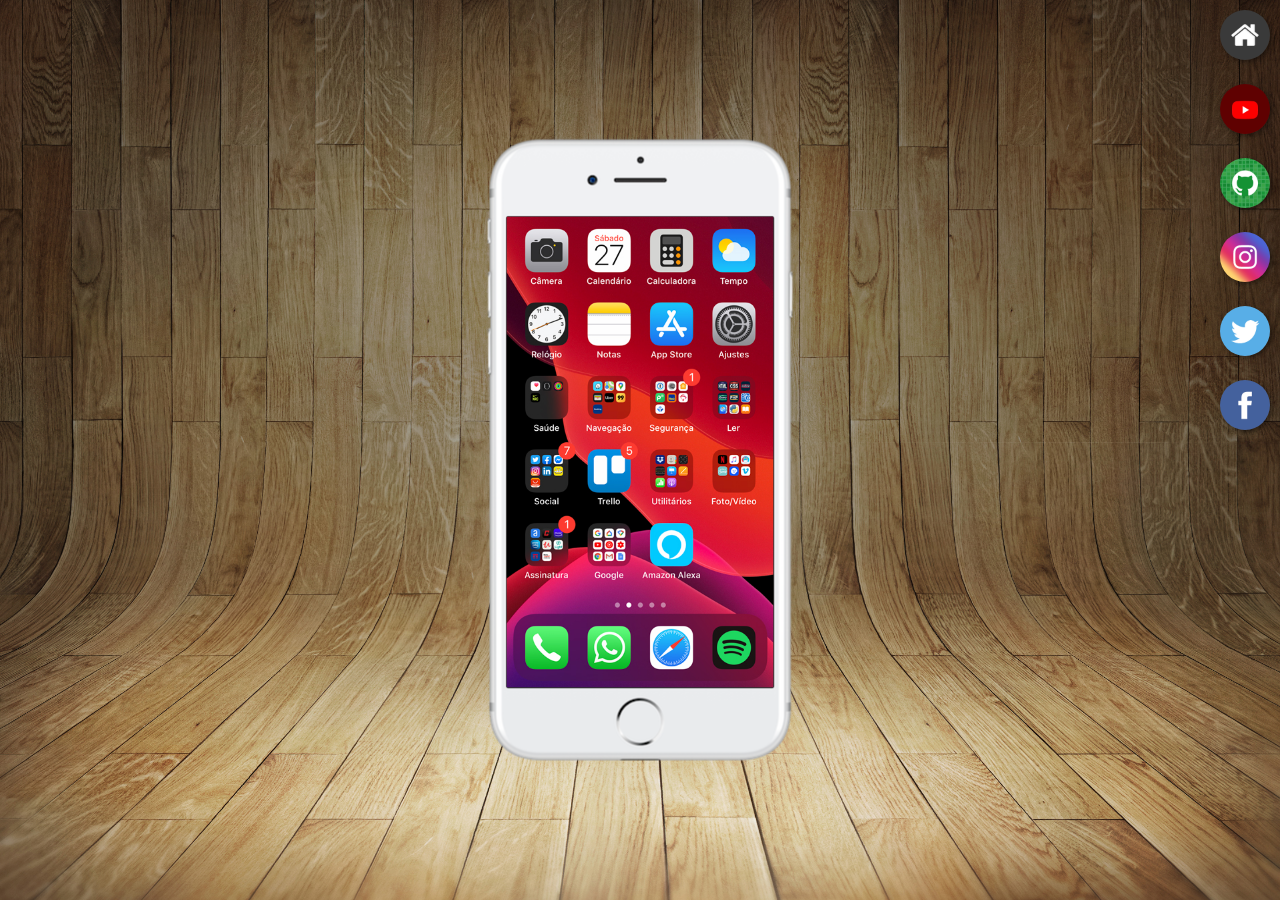
<file: index.html>
<!DOCTYPE html>
<html lang="pt-br">
<head>
    <meta charset="UTF-8">
    <meta name="viewport" content="width=device-width, initial-scale=1.0">
    <title>Projetos Redes Sociais</title>
    <link rel="shortcut icon" href="favicon.ico" type="image/x-icon">
    <link rel="stylesheet" href="estilos/style.css">
</head>
<body>
    <main>
        <section id="telefone">
            <iframe src="home.html" name="tela" id="tela" frameborder="0">
                Seu Navegador não é compativel com isso.
            </iframe>
        </section>
        <section id="redes-sociais">
            <a href="home.html" target="tela"><img src="imagens/logo-home.jpg" alt=""></a><br>
            <a href="youtube.html" target="tela"><img src="imagens/logo-youtube.jpg" alt=""></a><br>
            <a href="github.html" target="tela"><img src="imagens/logo-github.jpg" alt=""></a><br>
            <a href="instagram.html" target="tela"><img src="imagens/logo-instagram.jpg" alt=""></a><br>
            <a href="twitter.html" target="tela"><img src="imagens/logo-twitter.jpg" alt=""></a><br>
            <a href="facebook.html" target="tela"><img src="imagens/logo-facebook.jpg" alt=""></a><br>
        </section>
    </main>
</body>
</html>
</file>
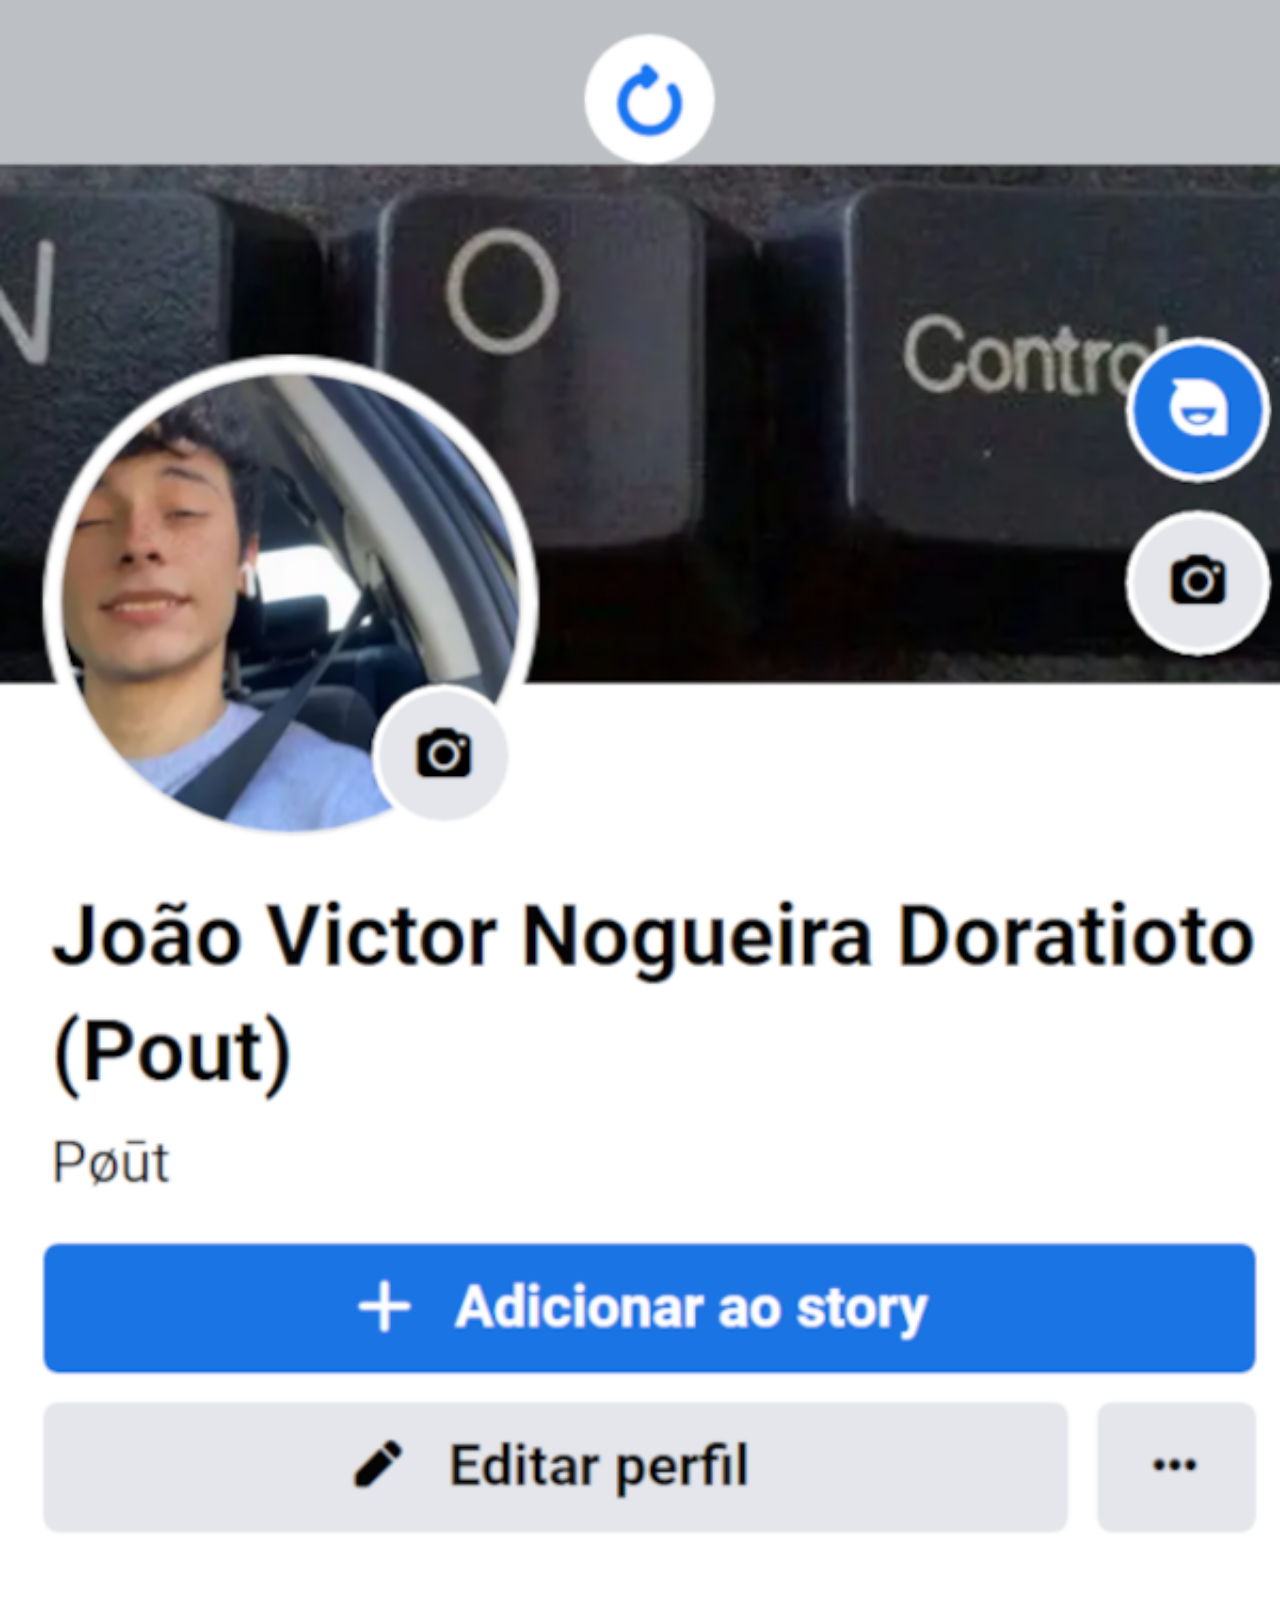
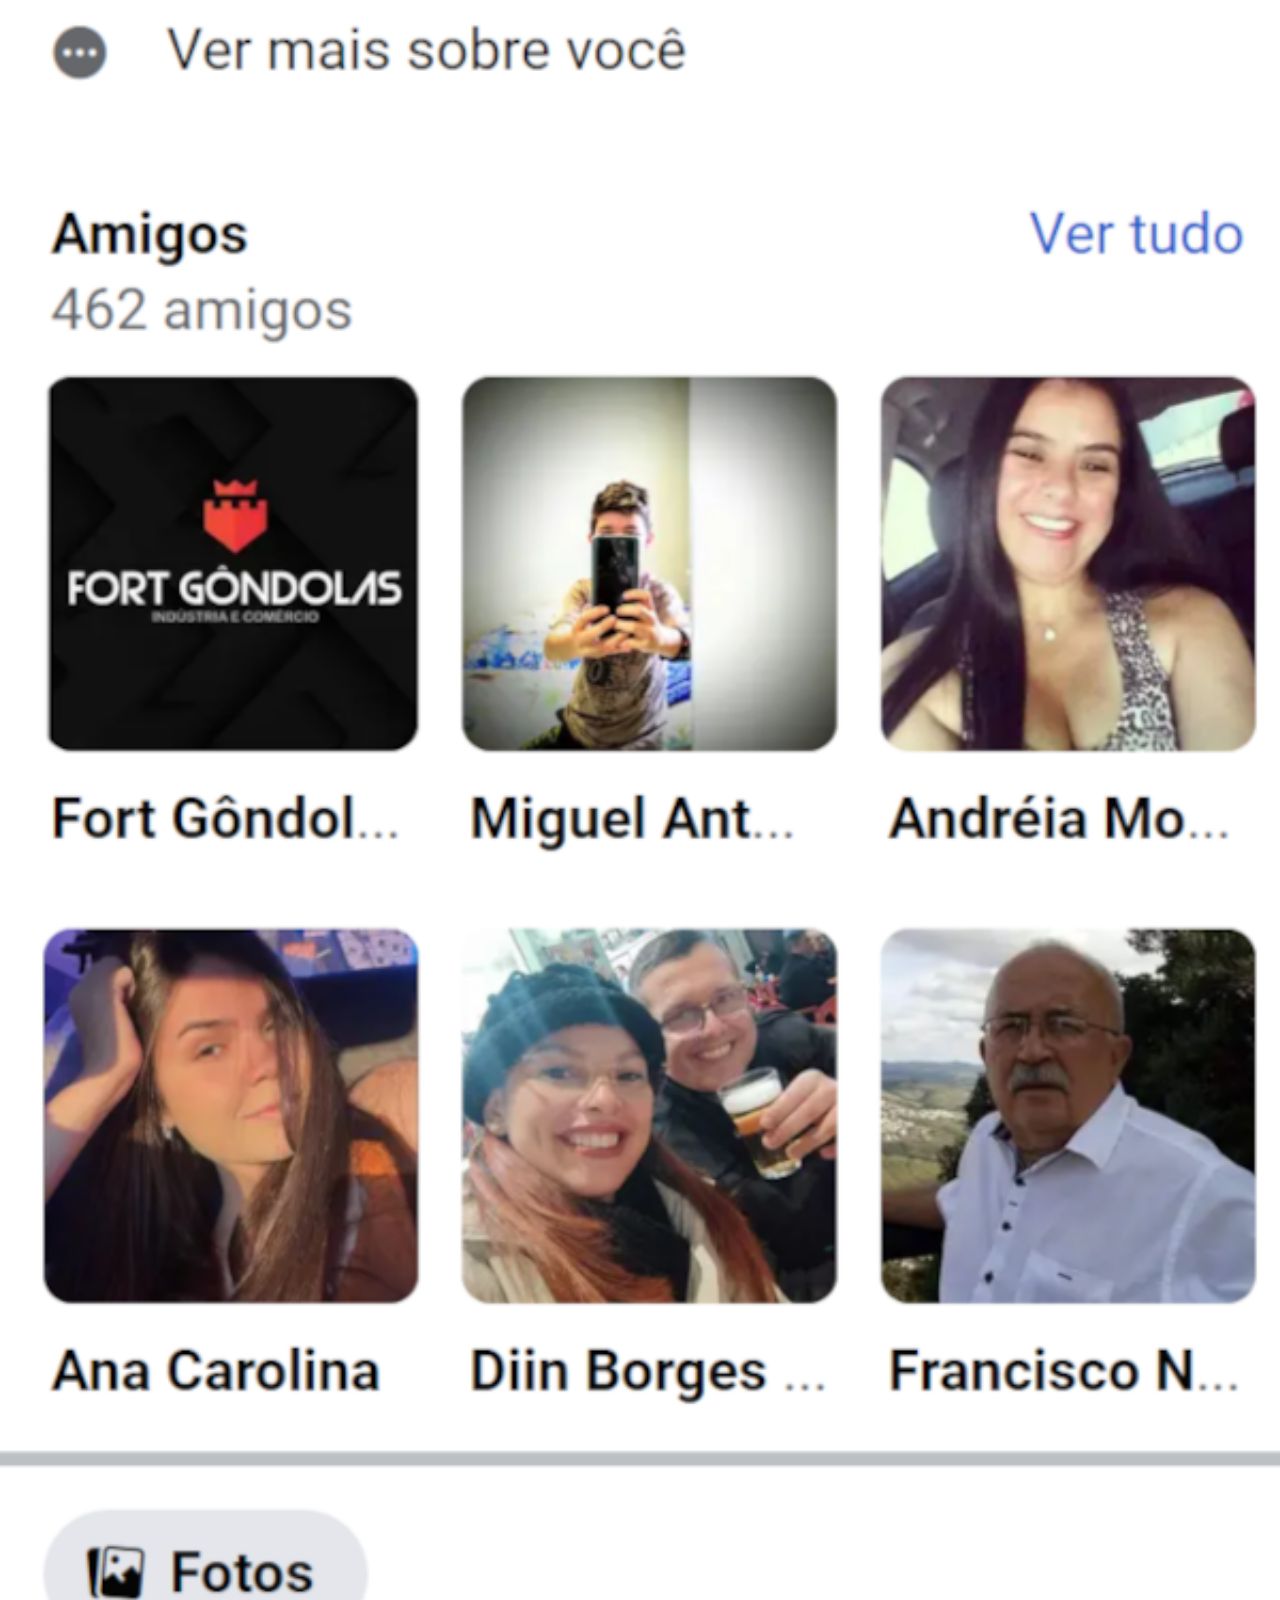
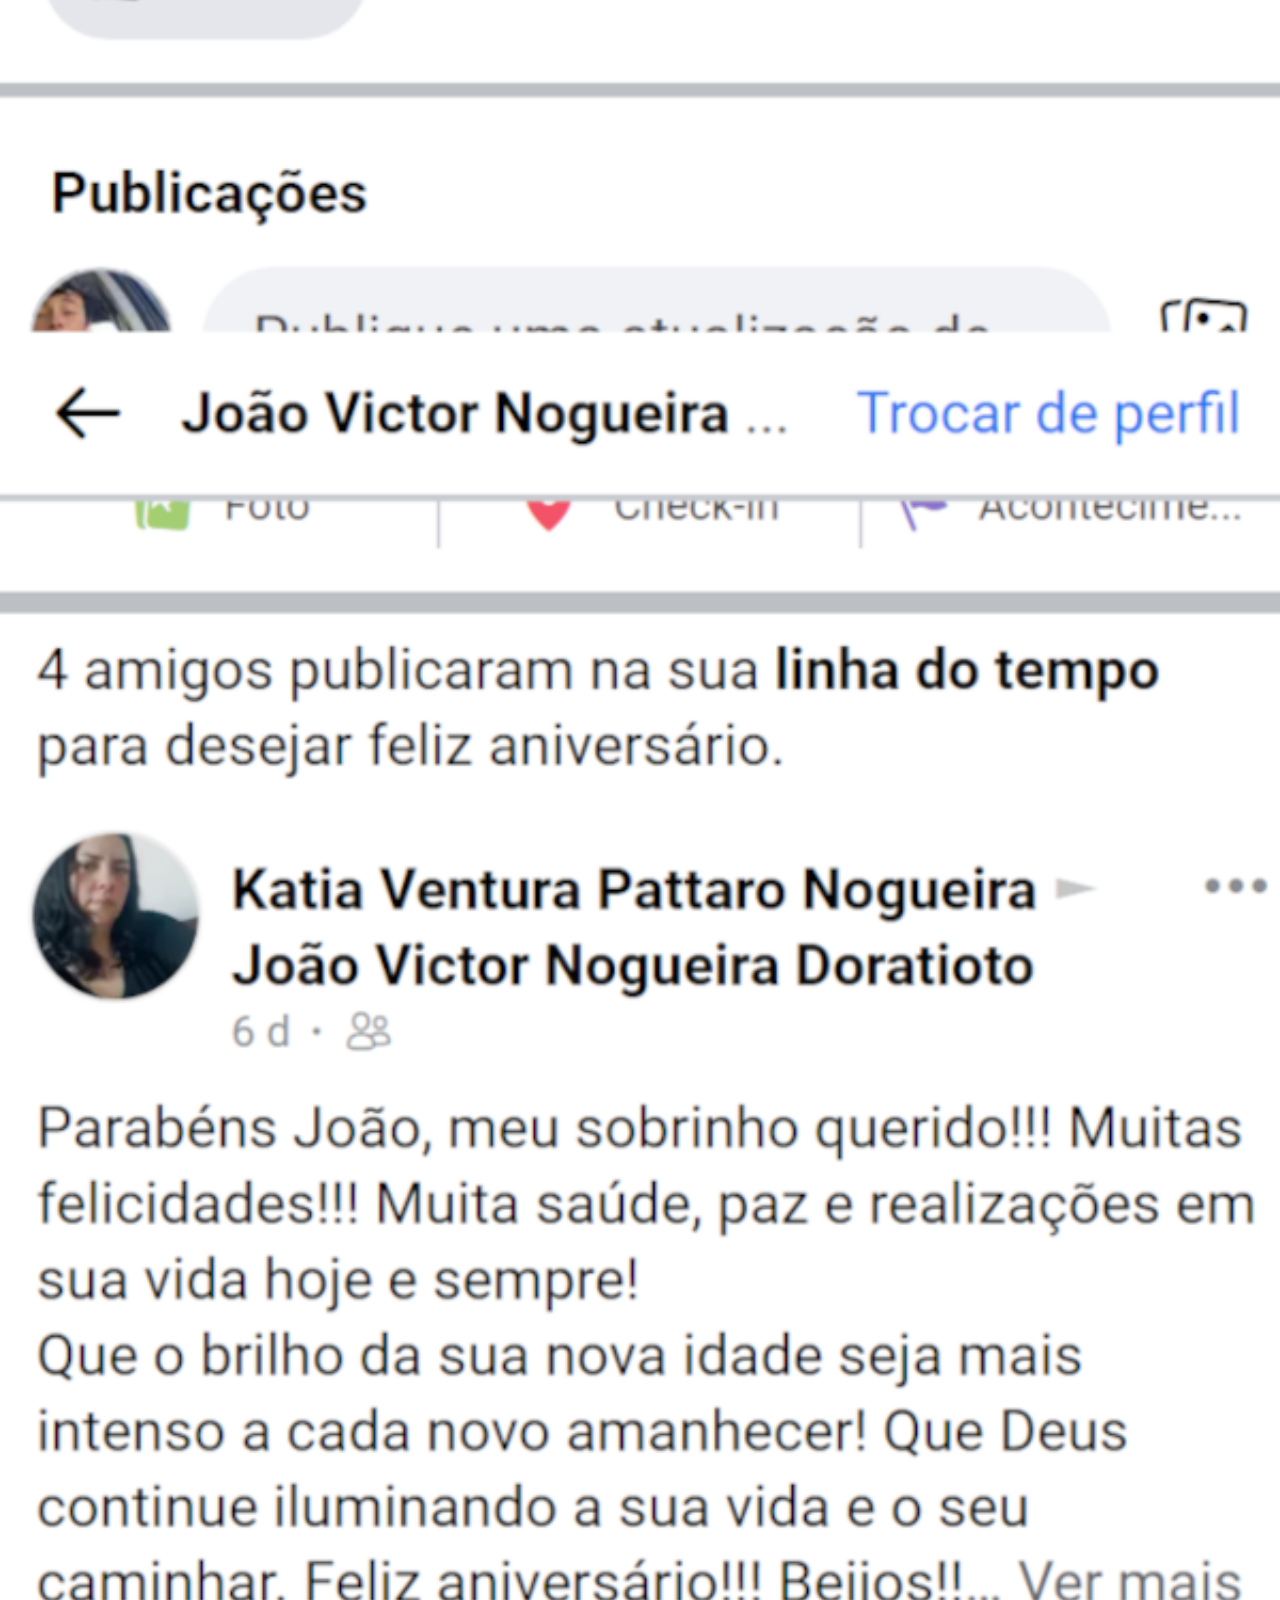
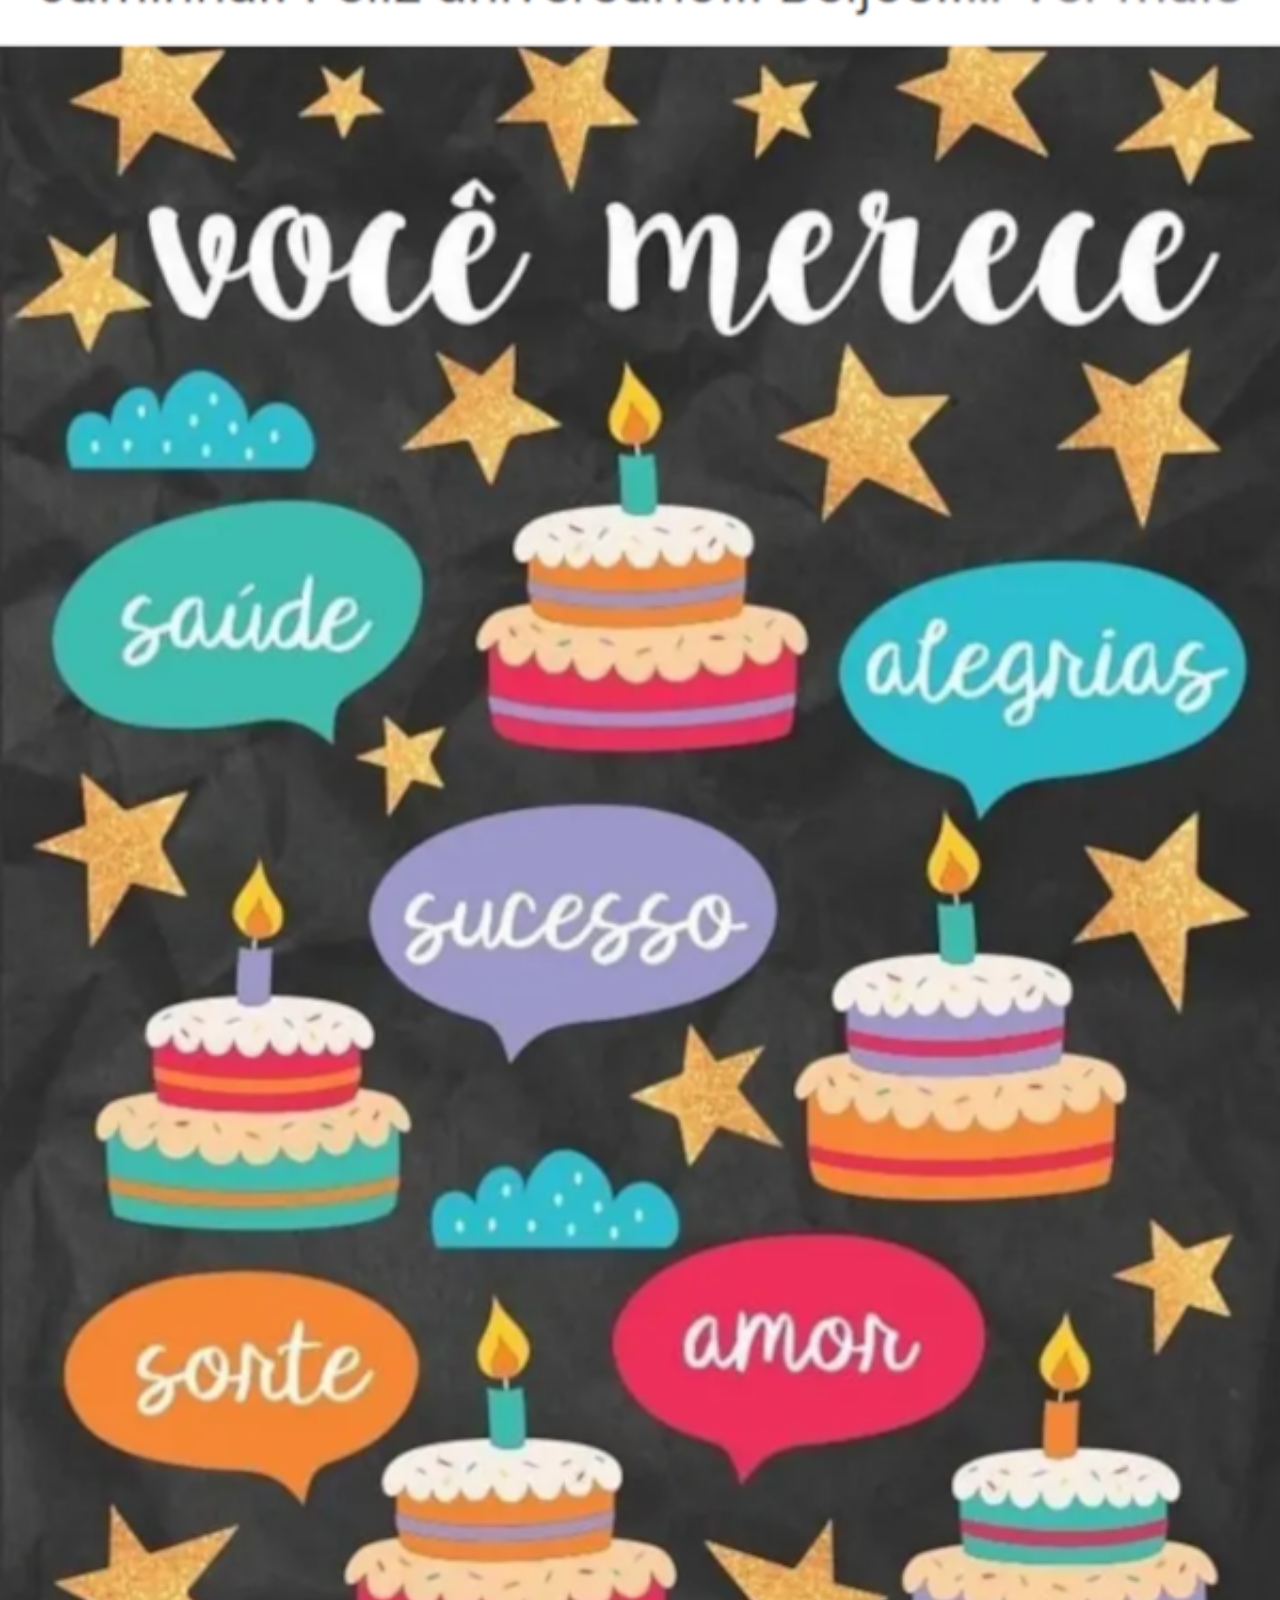
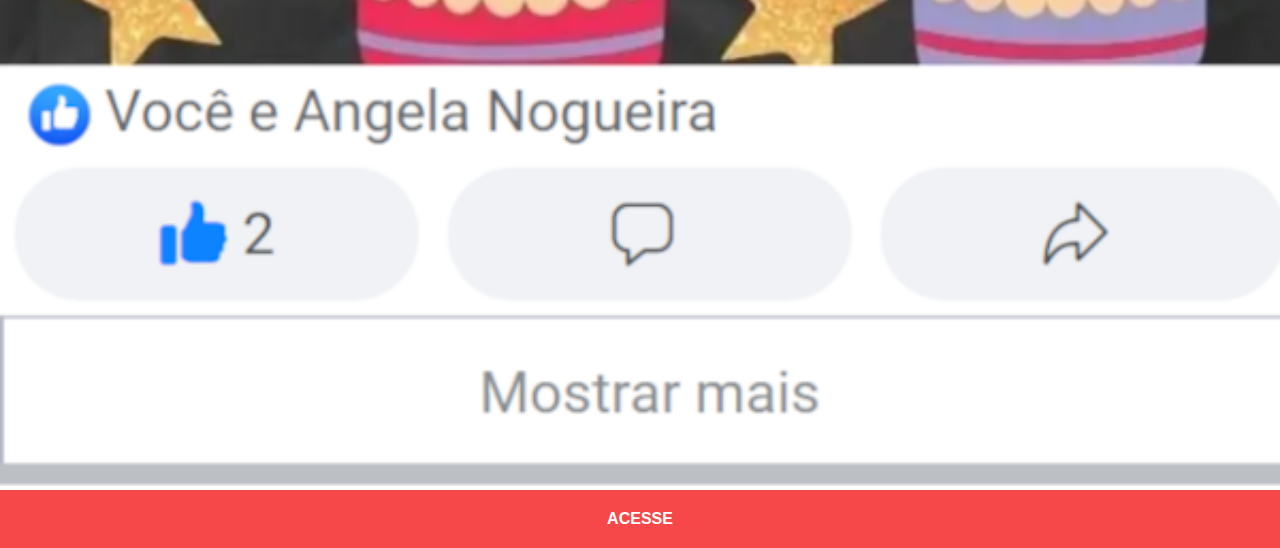
<file: facebook.html>
<!DOCTYPE html>
<html lang="pt-br">
<head>
    <meta charset="UTF-8">
    <meta name="viewport" content="width=device-width, initial-scale=1.0">
    <title>facebook</title>
    <link rel="stylesheet" href="estilos/social.css">
</head>
<body>
    <img src="imagens-minhas/m.facebook.com_joaovictor.nogueiradoratioto__wtsid=rdr_0yxmZDNXBcMcZlhtW.png" alt="face">
    <a href="https://www.facebook.com/joaovictor.nogueiradoratioto/" target="_blank">ACESSE</a>
</body>
</html>
</file>
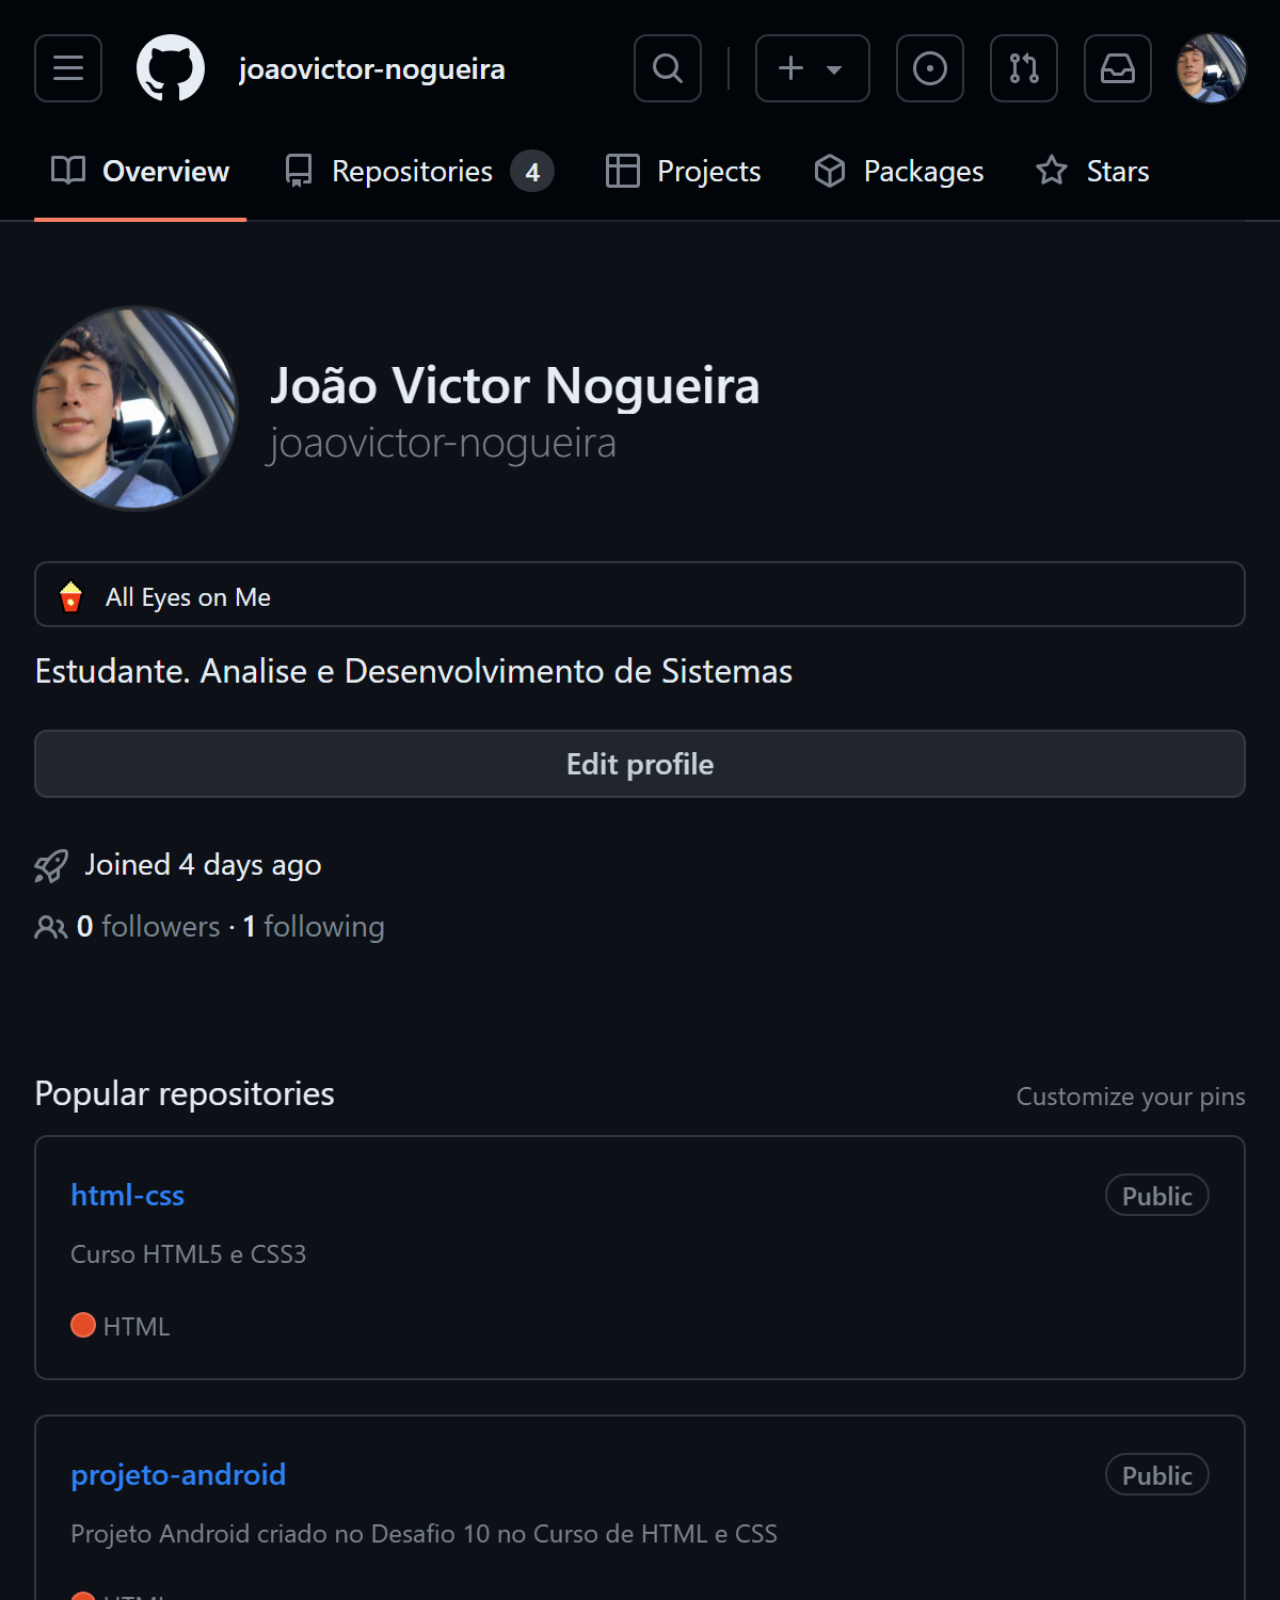
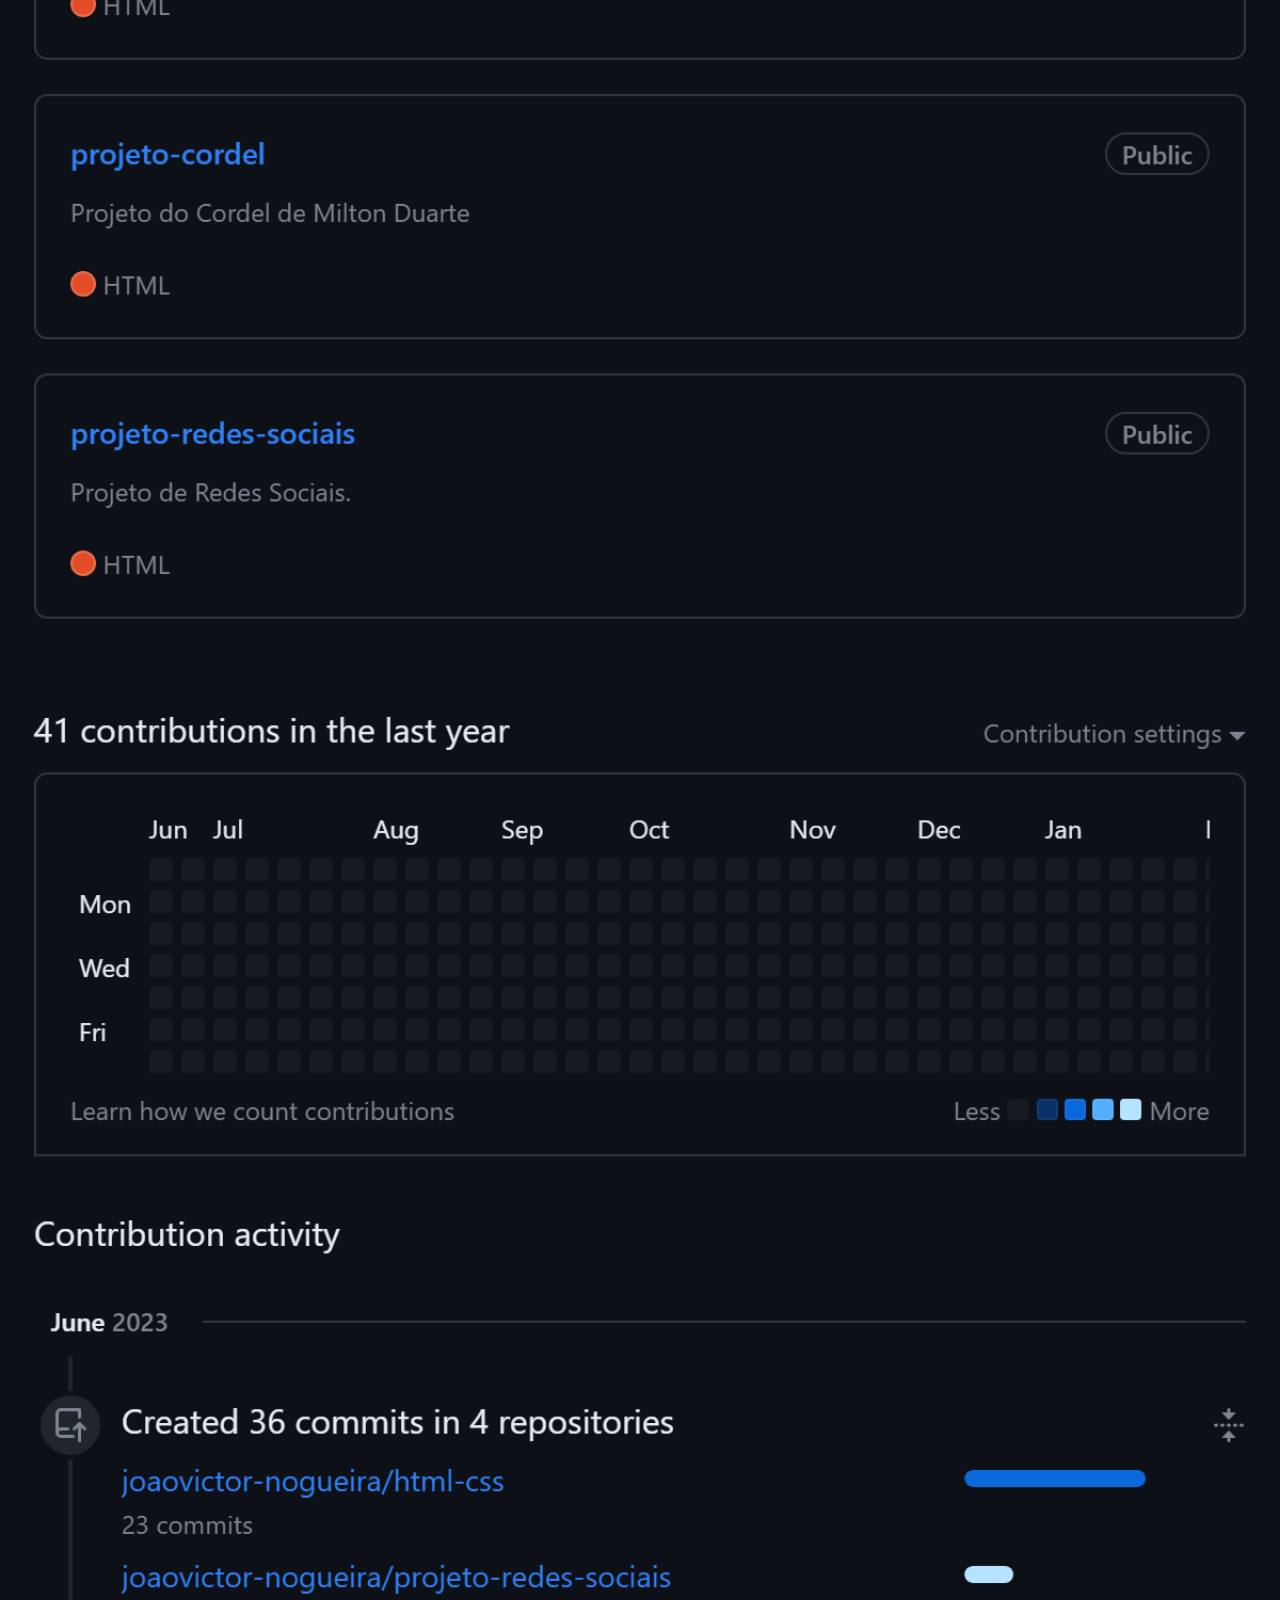
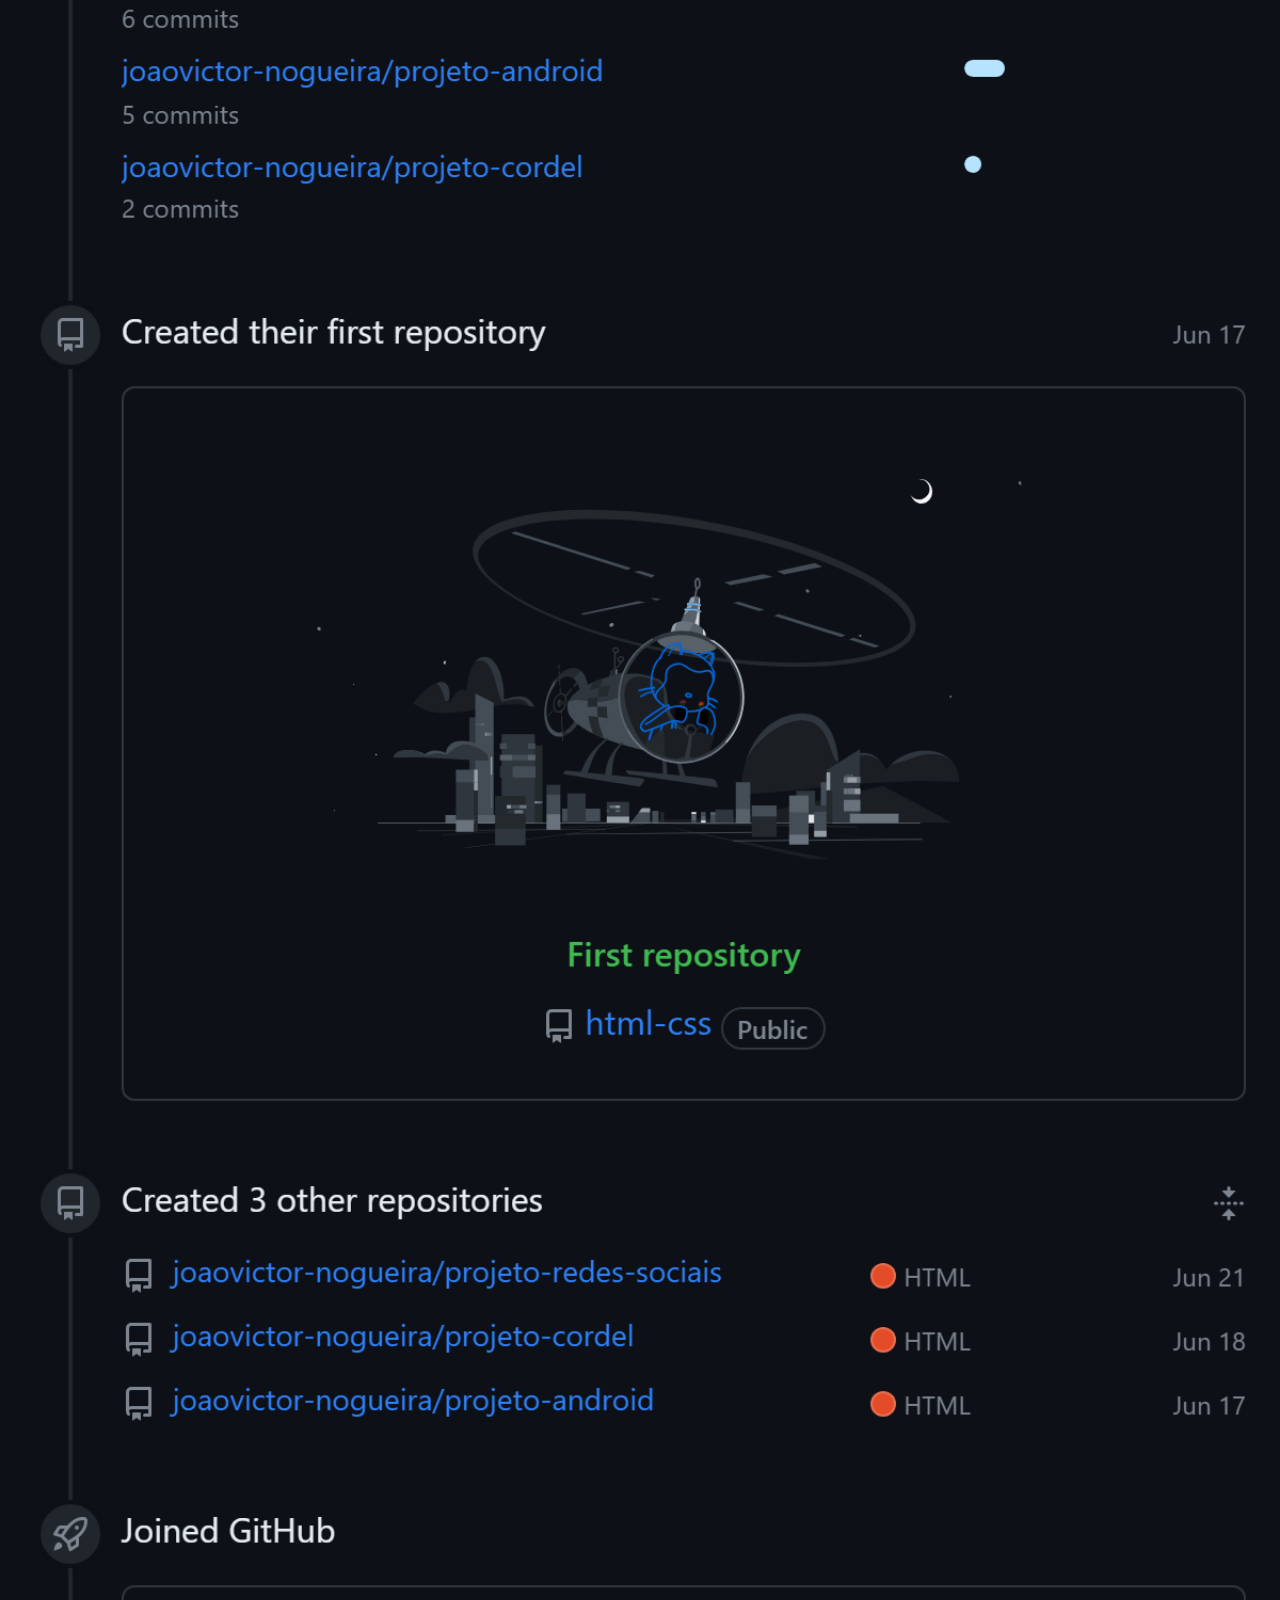
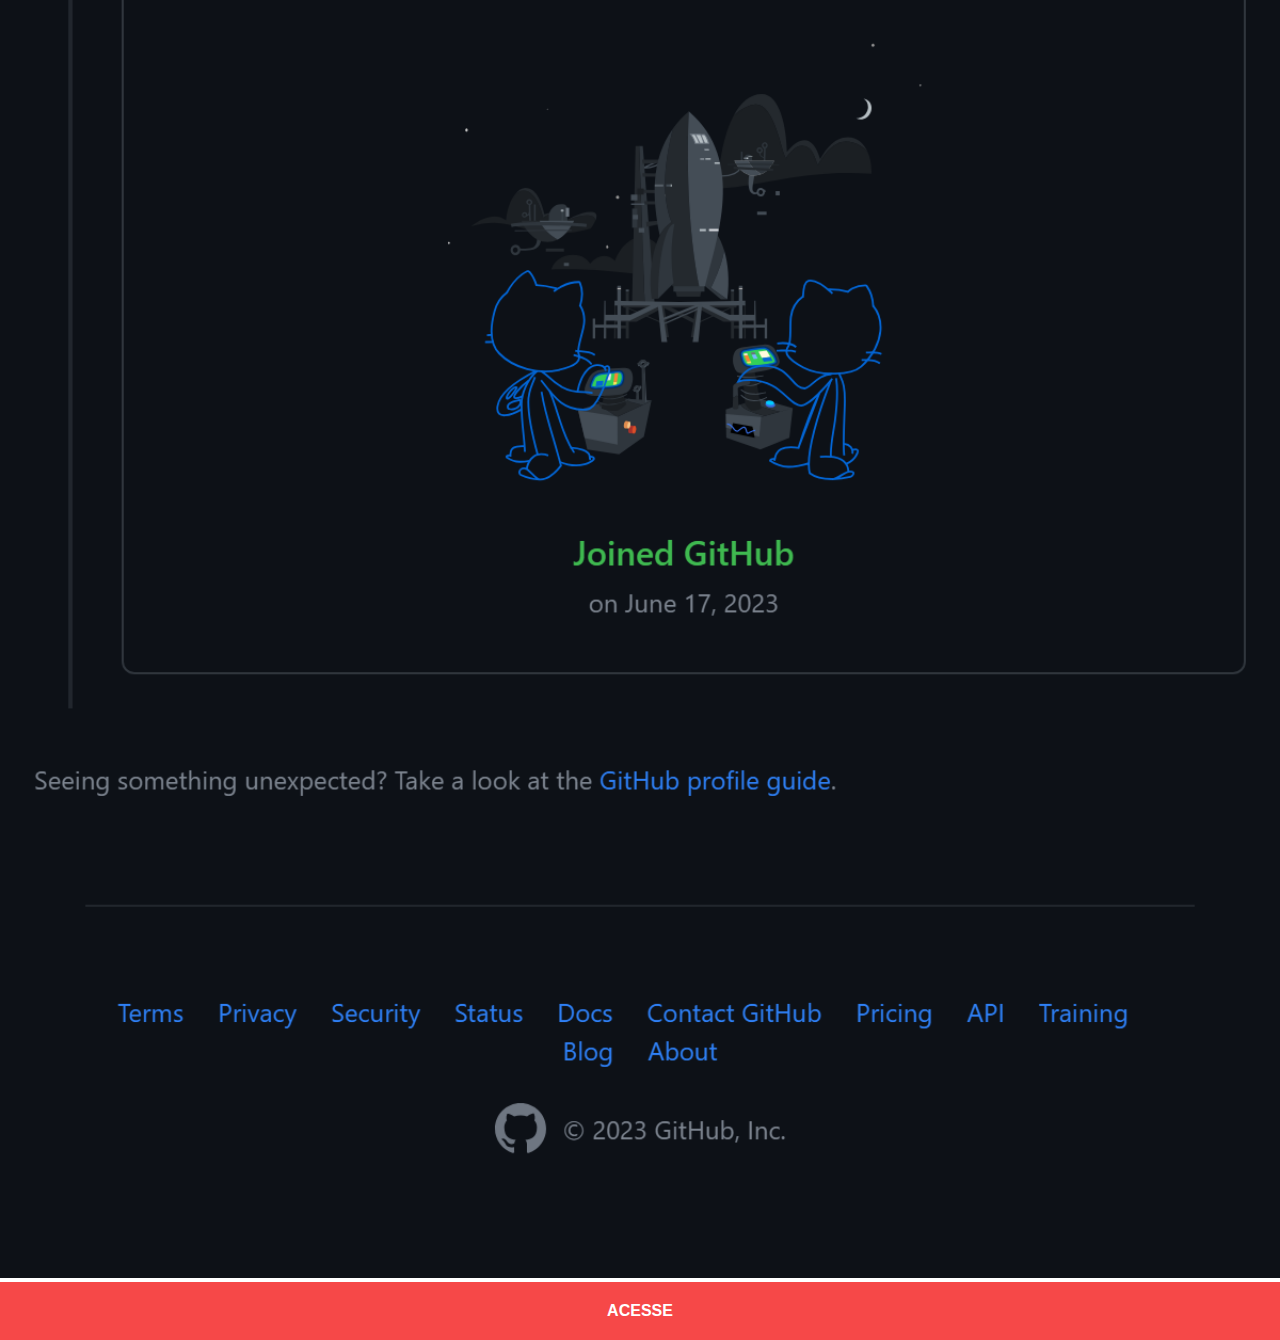
<file: github.html>
<!DOCTYPE html>
<html lang="pt-br">
<head>
    <meta charset="UTF-8">
    <meta name="viewport" content="width=device-width, initial-scale=1.0">
    <title>github</title>
    <link rel="stylesheet" href="estilos/social.css">
</head>
<body>
    <img src="imagens-minhas/github.com_joaovictor-nogueira.png" alt="">
    <a href="https://github.com/joaovictor-nogueira/" target="_blank">ACESSE</a>
</body>
</html>
</file>
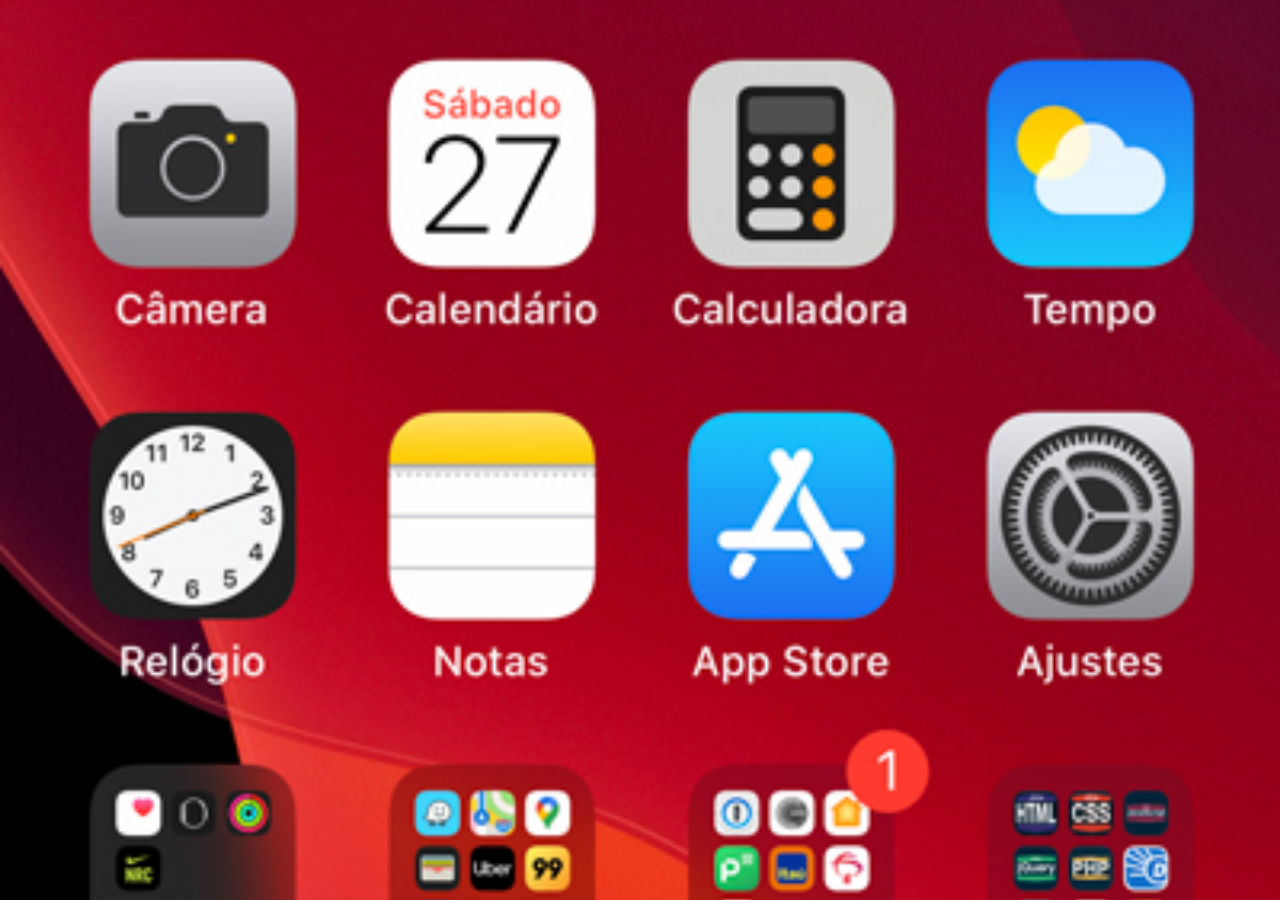
<file: home.html>
<!DOCTYPE html>
<html lang="pt-br">
<head>
    <meta charset="UTF-8">
    <meta name="viewport" content="width=device-width, initial-scale=1.0">
    <title>Home</title>
    <style>
        *{
            margin: 0;
            padding: 0;
        }
        body{
            width: 10vw;
            height: 100vh;
            background: black url('imagens/tela-home.jpg') no-repeat top center;
            background-size: cover;
        }

    </style>
</head>
<body>
    
</body>
</html>
</file>
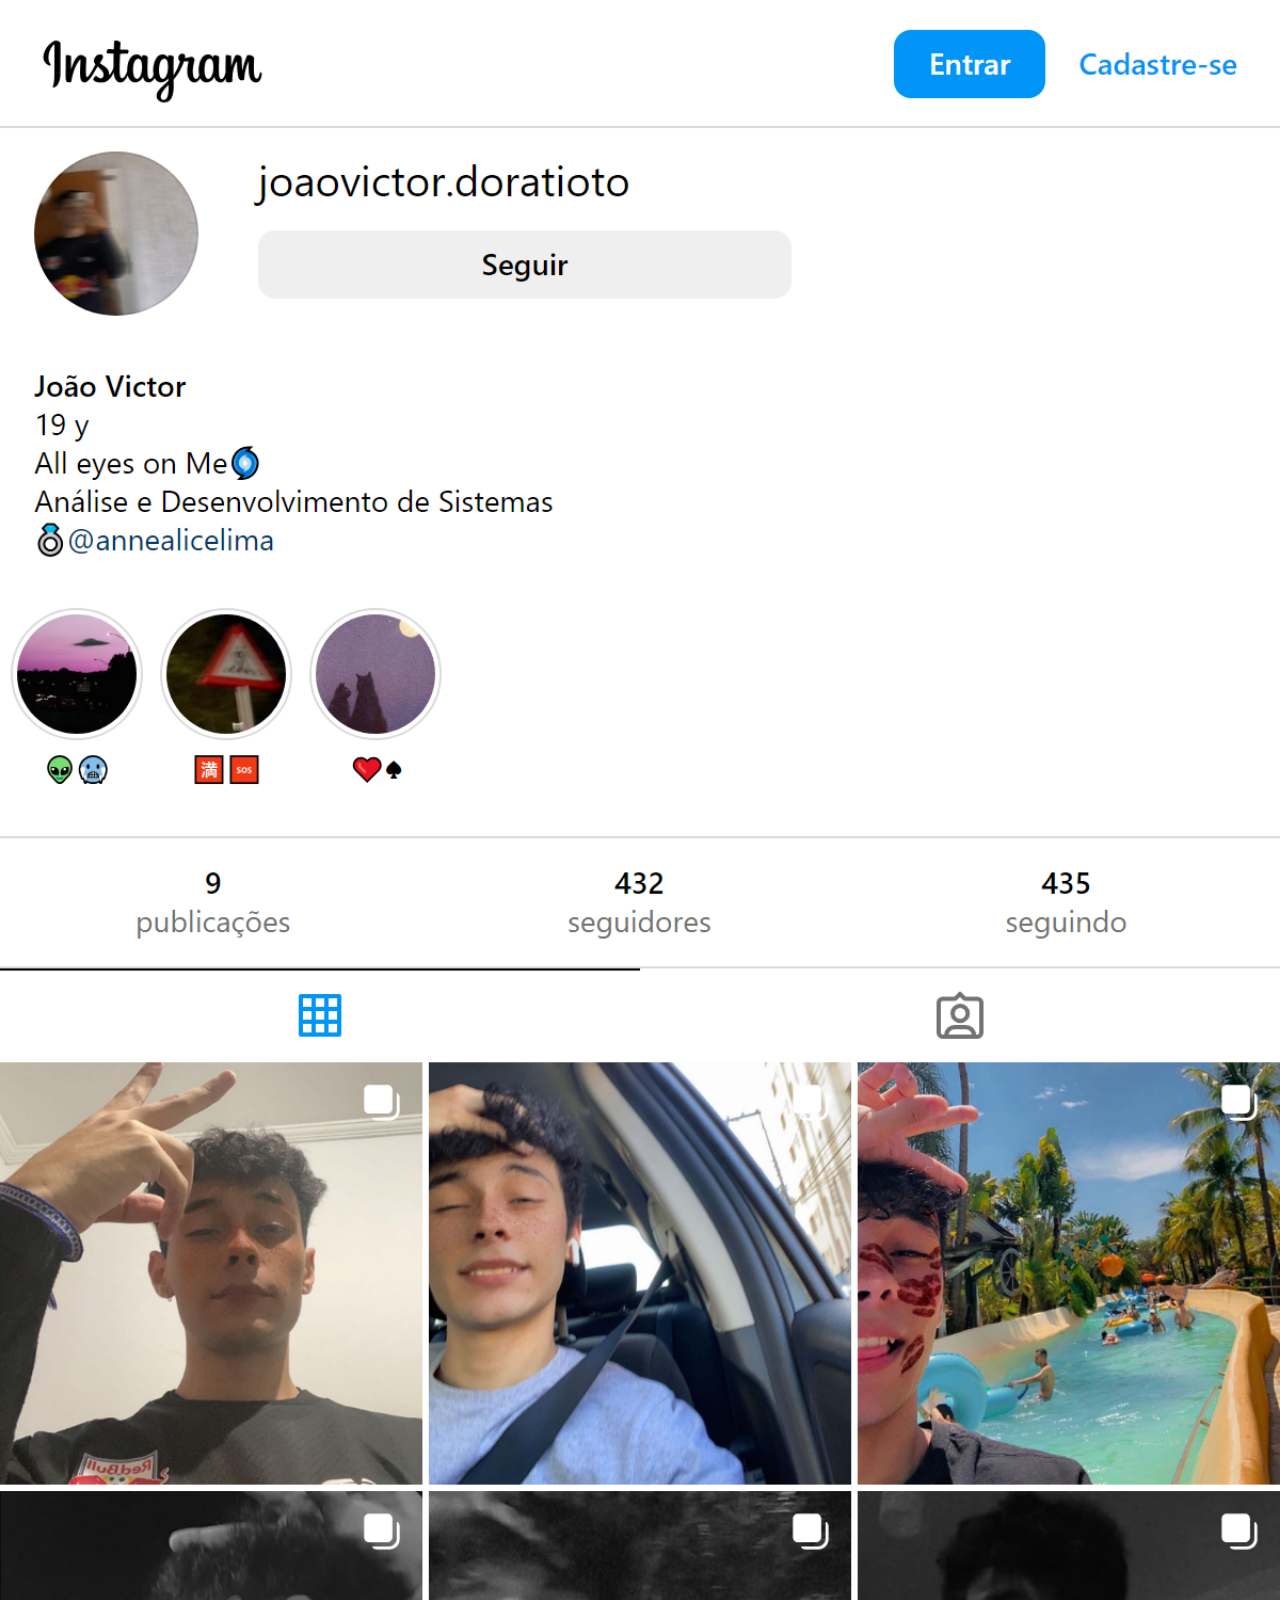
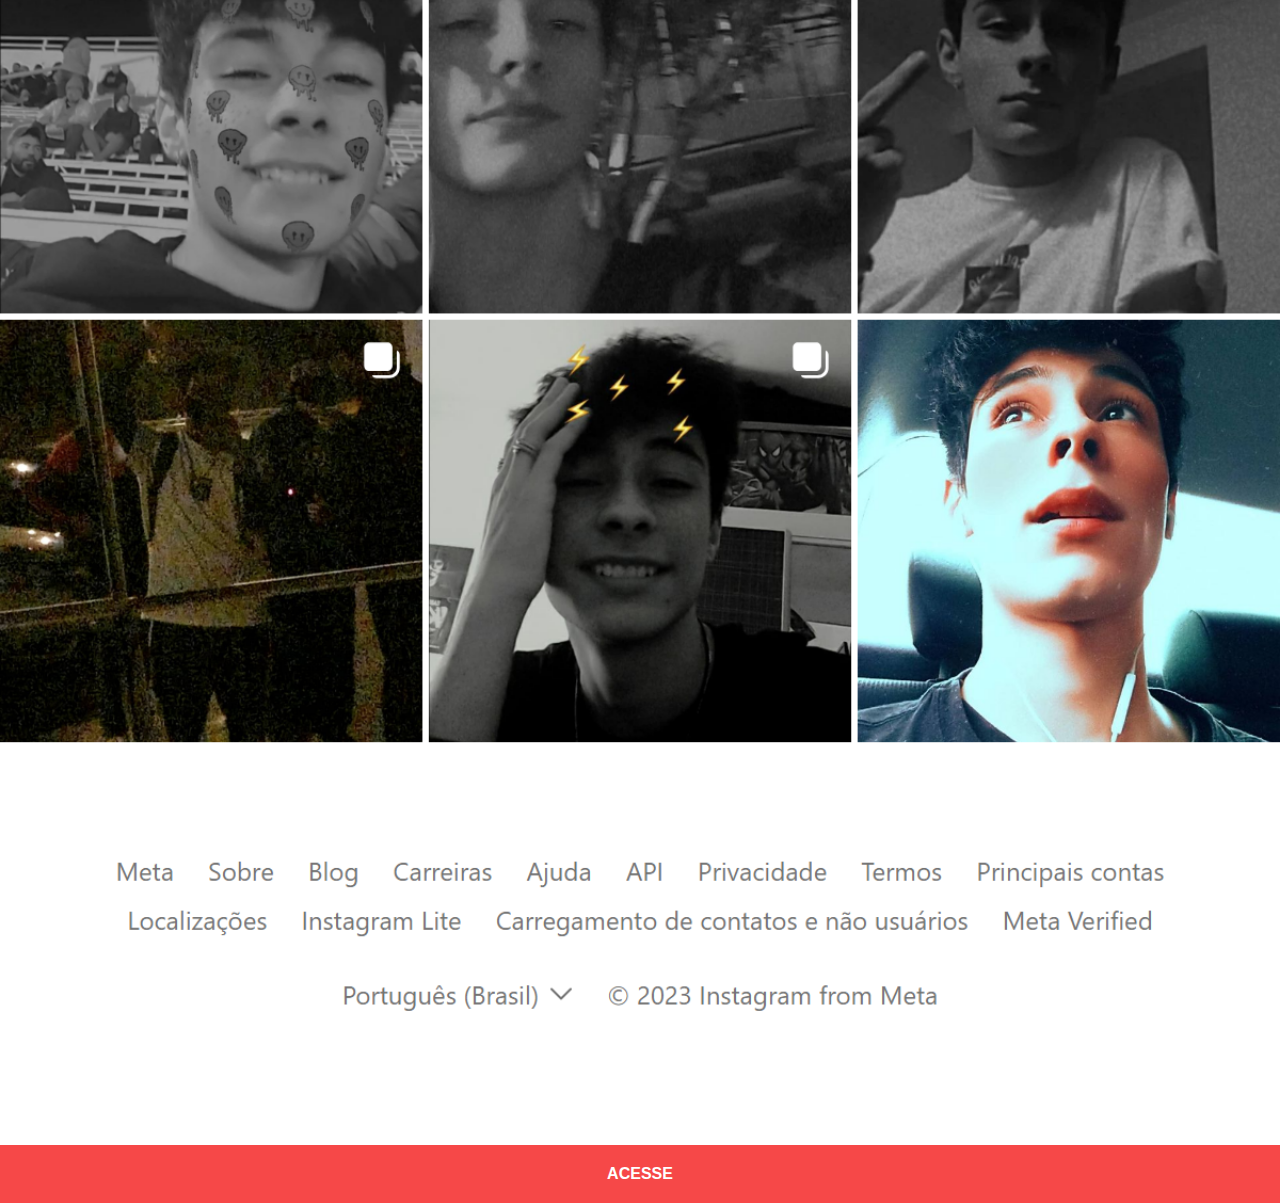
<file: instagram.html>
<!DOCTYPE html>
<html lang="pt-br">
<head>
    <meta charset="UTF-8">
    <meta name="viewport" content="width=device-width, initial-scale=1.0">
    <title>Instagram</title>
    <link rel="stylesheet" href="estilos/social.css">
</head>
<body>
    <img src="imagens-minhas/www.instagram.com_joaovictor.doratioto.png" alt="telainsta">
    <a href="https://www.instagram.com/joaovictor.doratioto/" target="_blank">ACESSE</a>
</body>
</html>
</file>
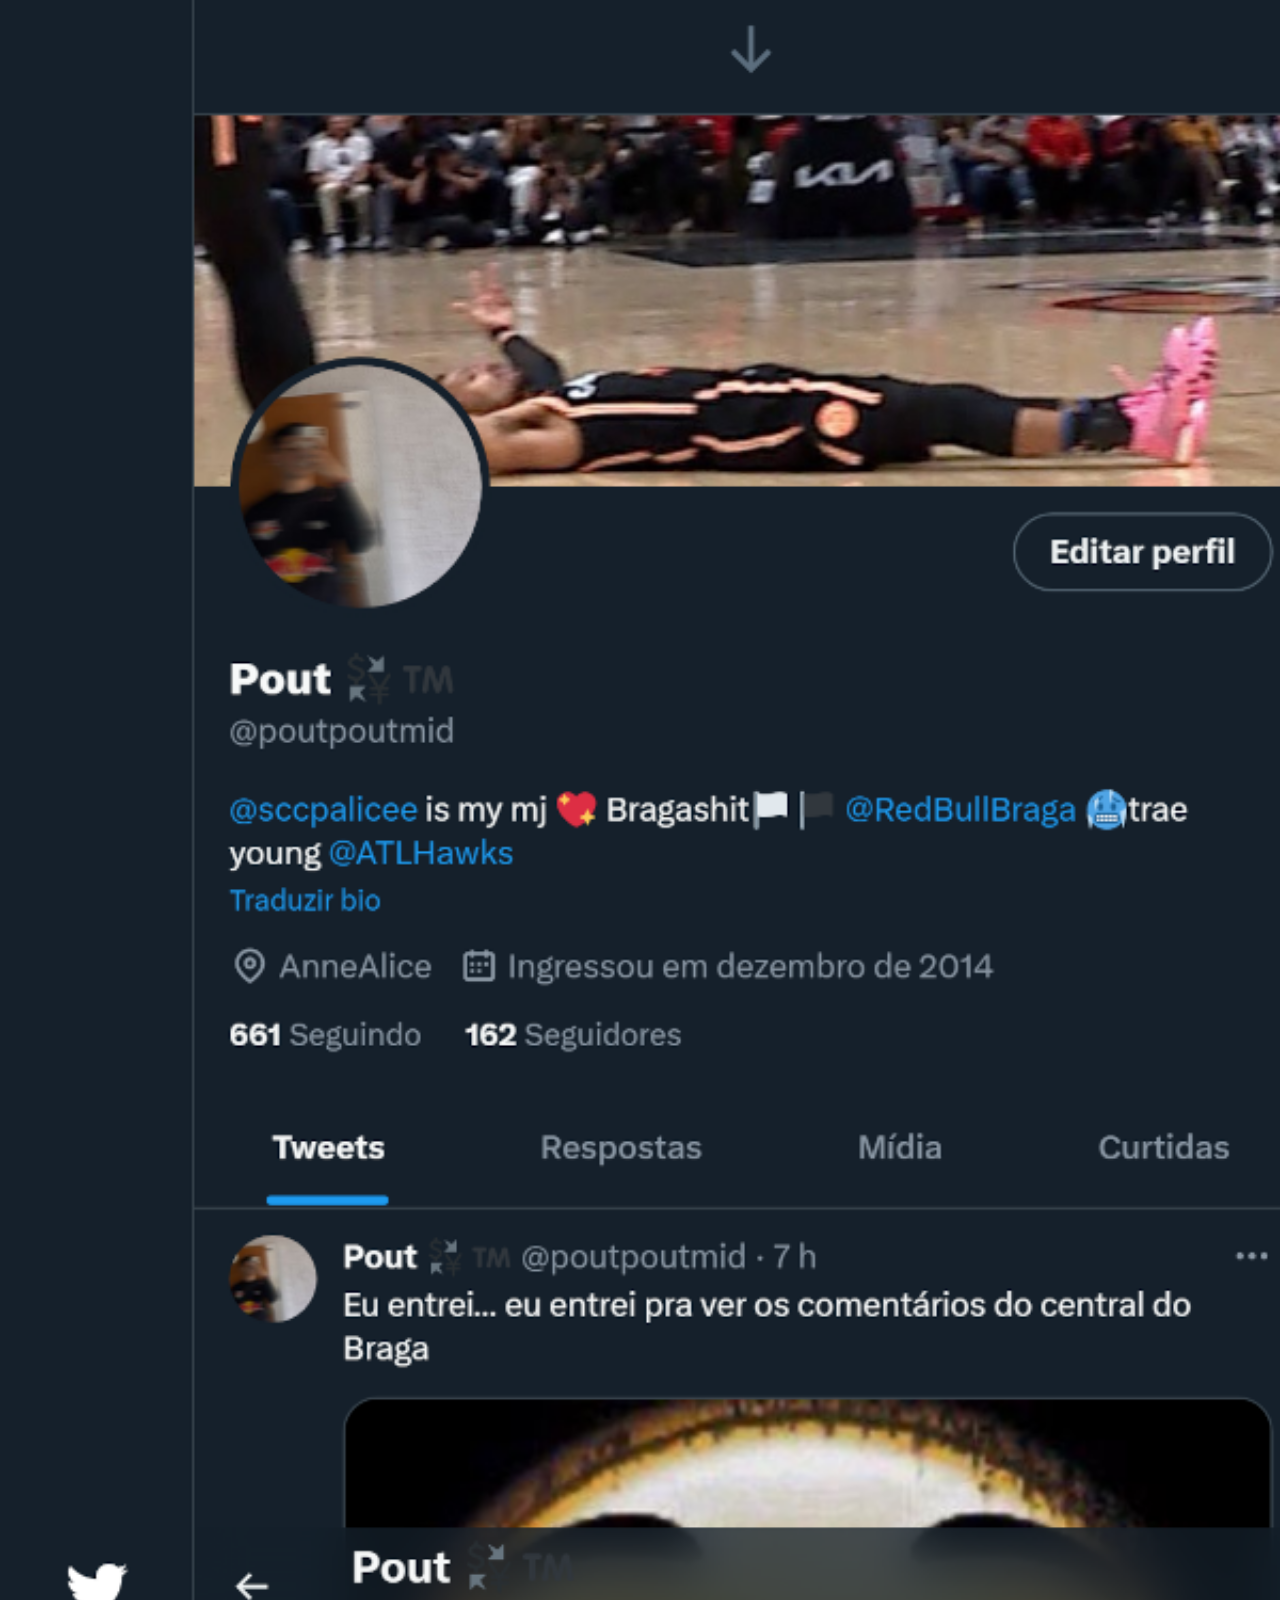
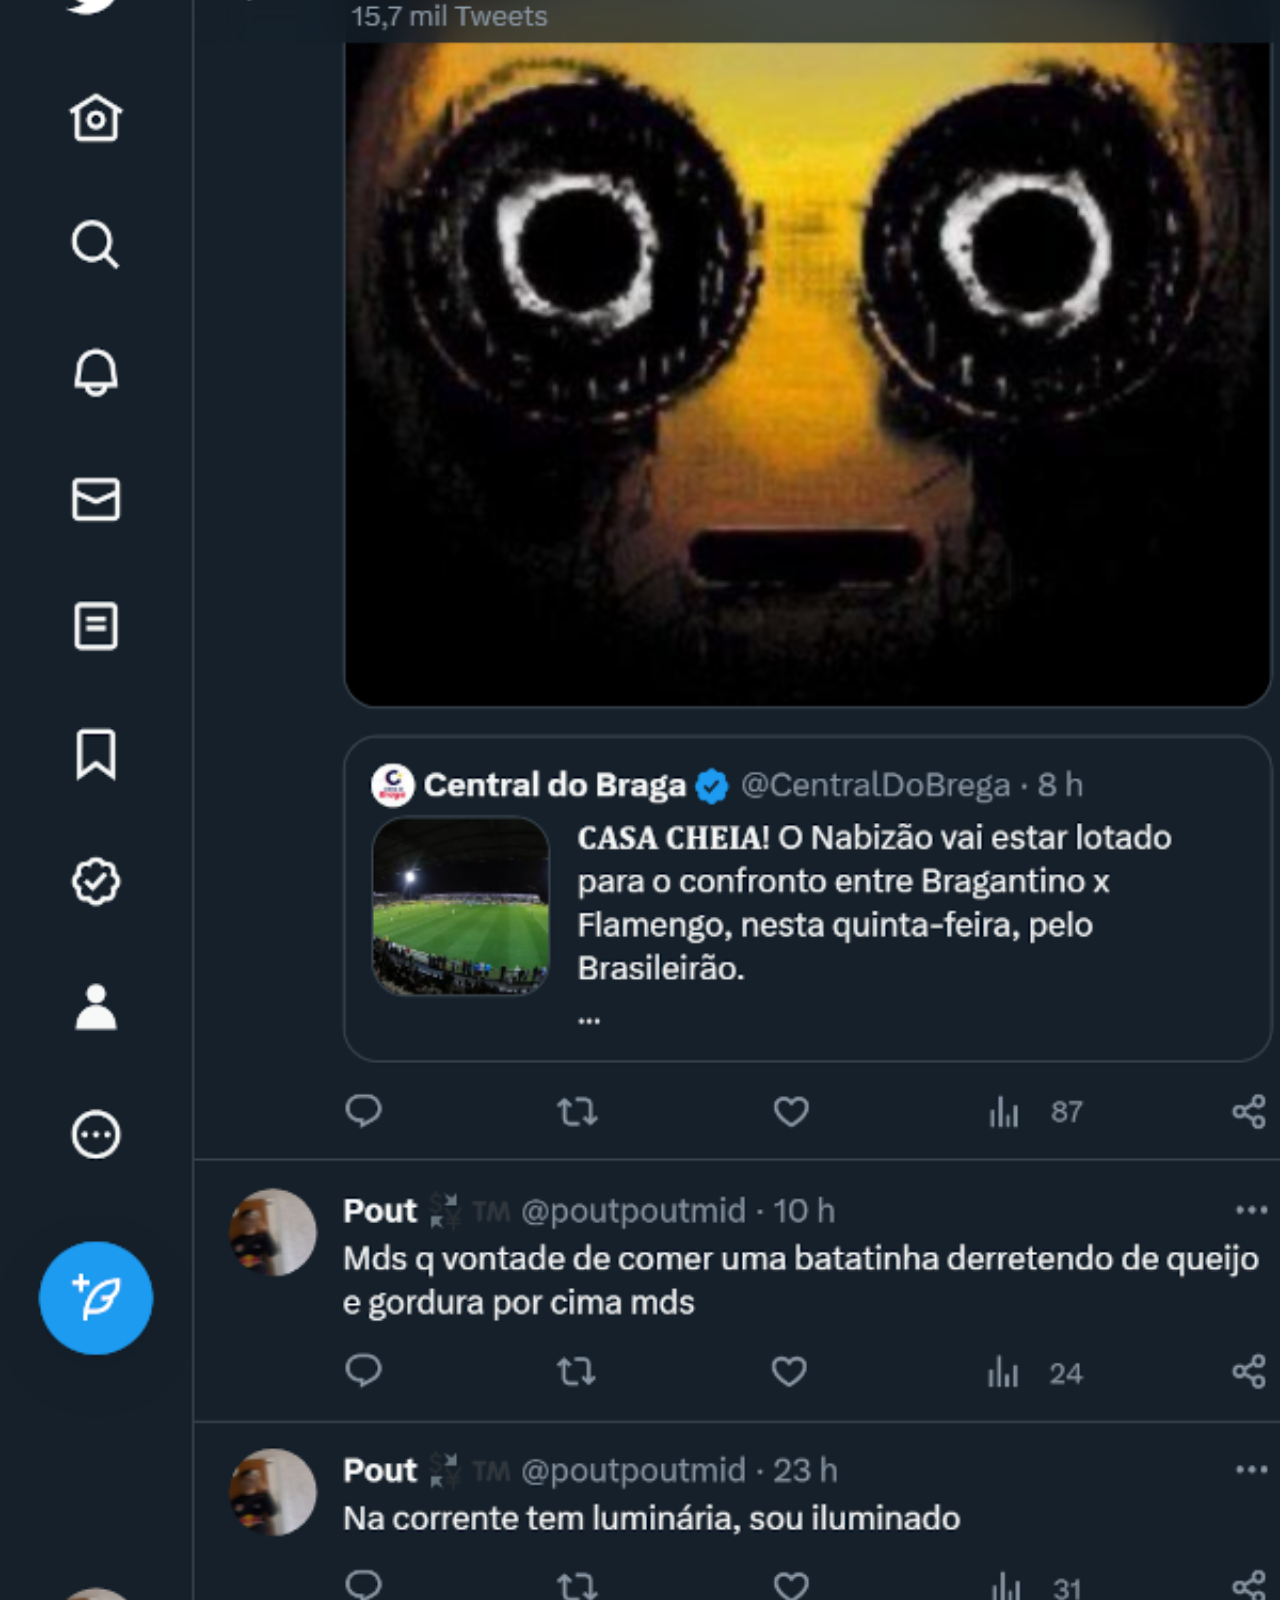
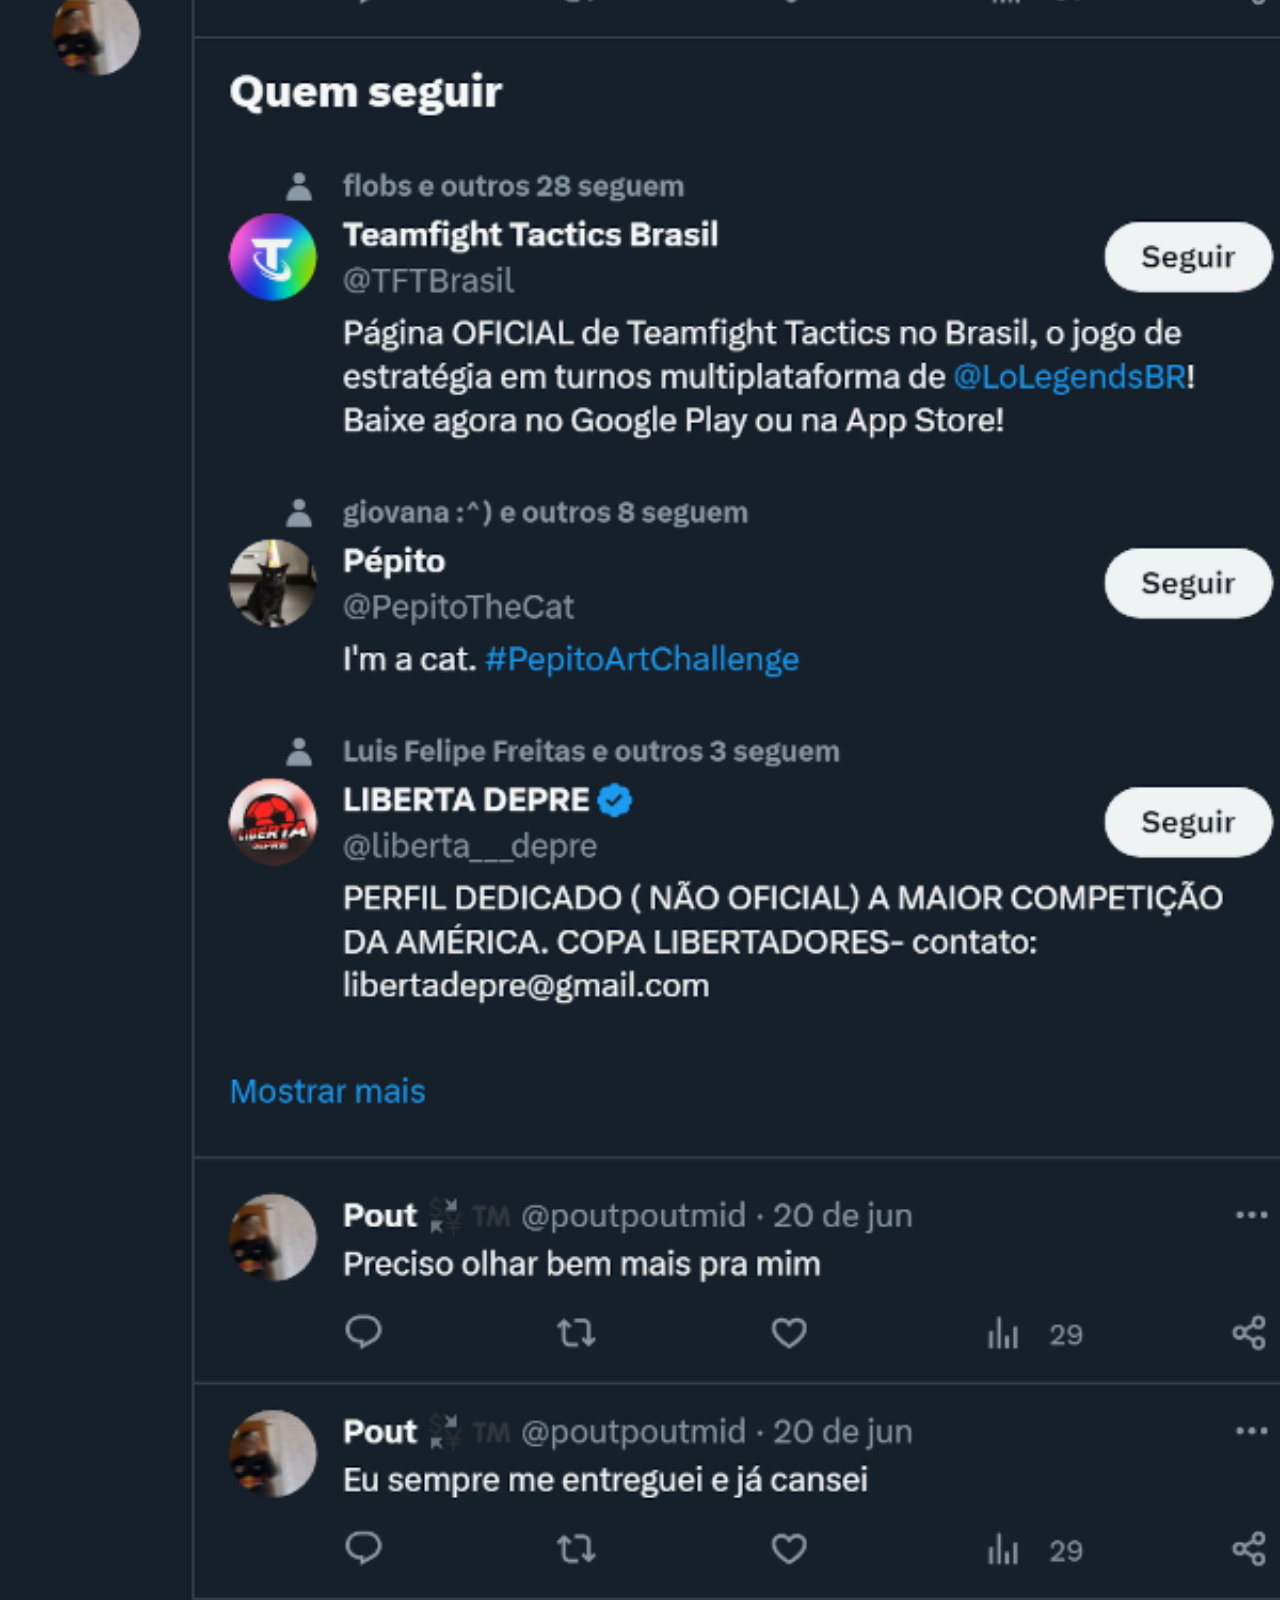
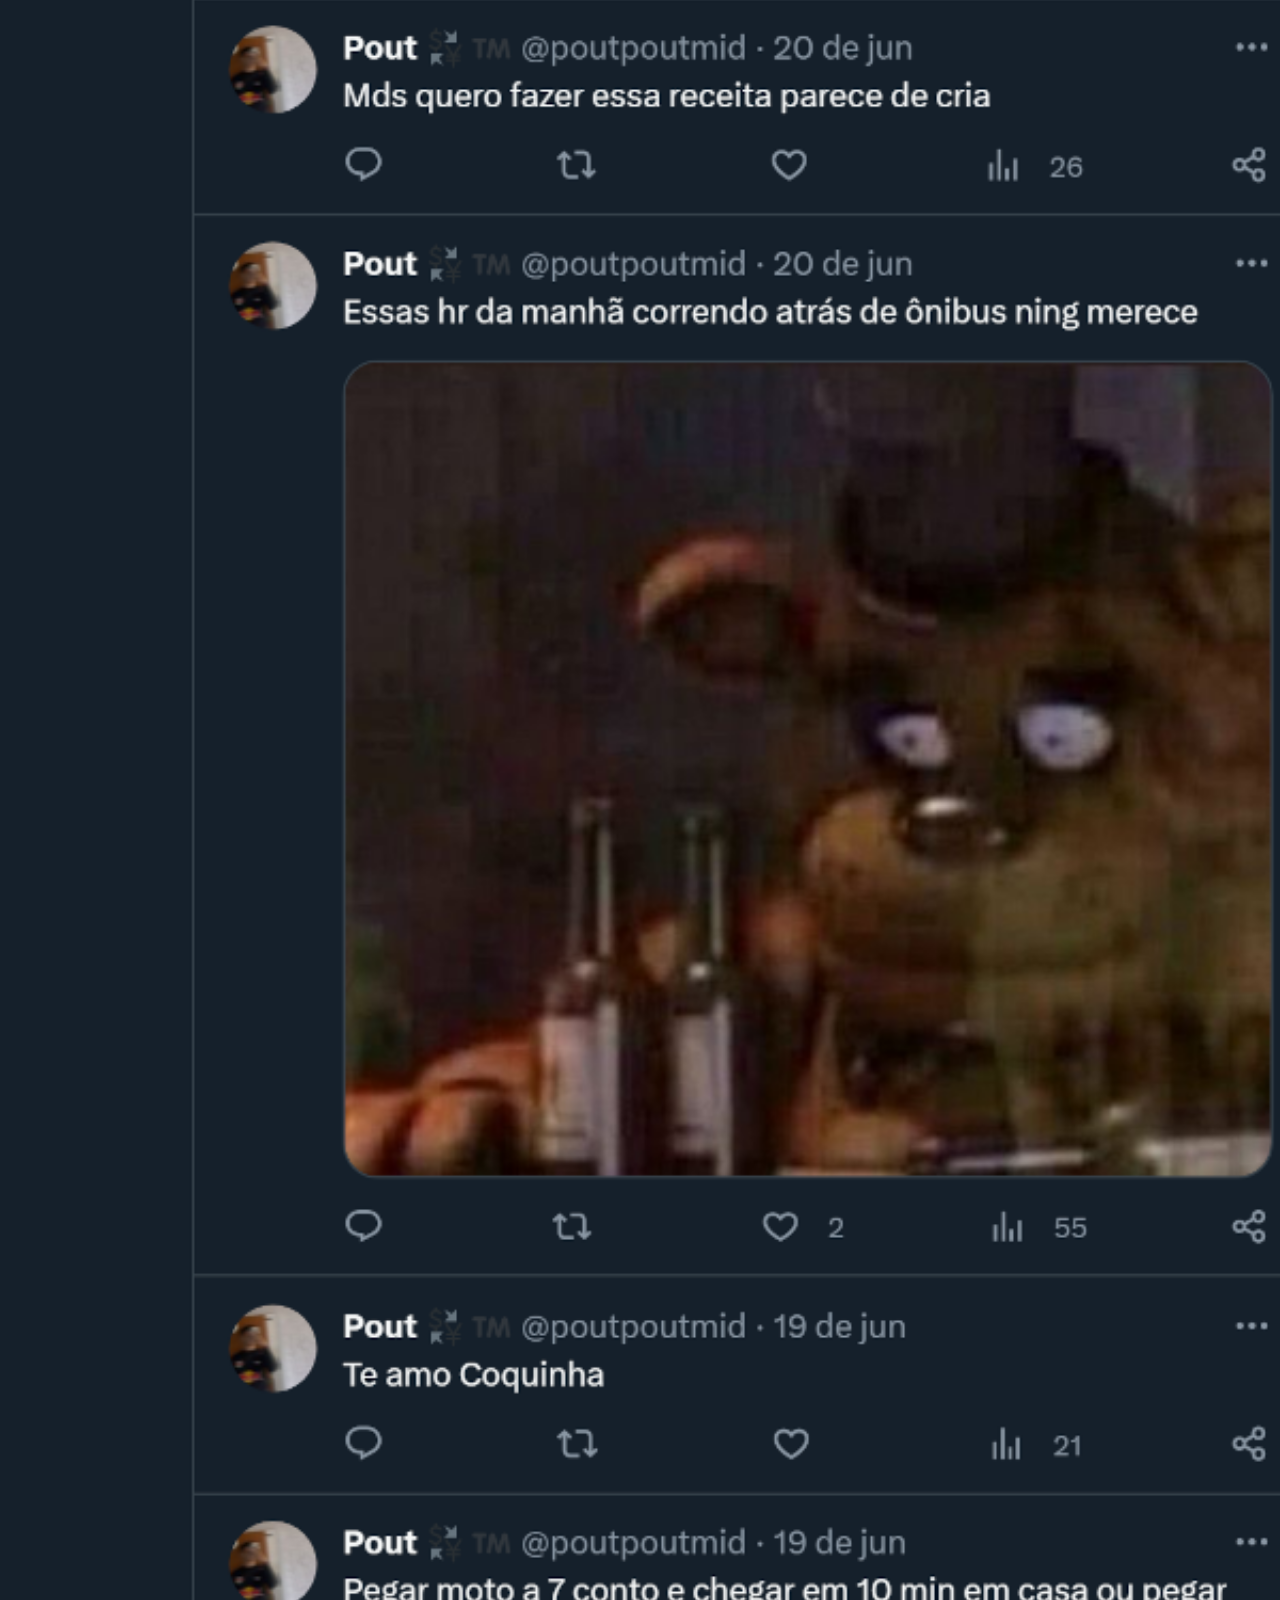
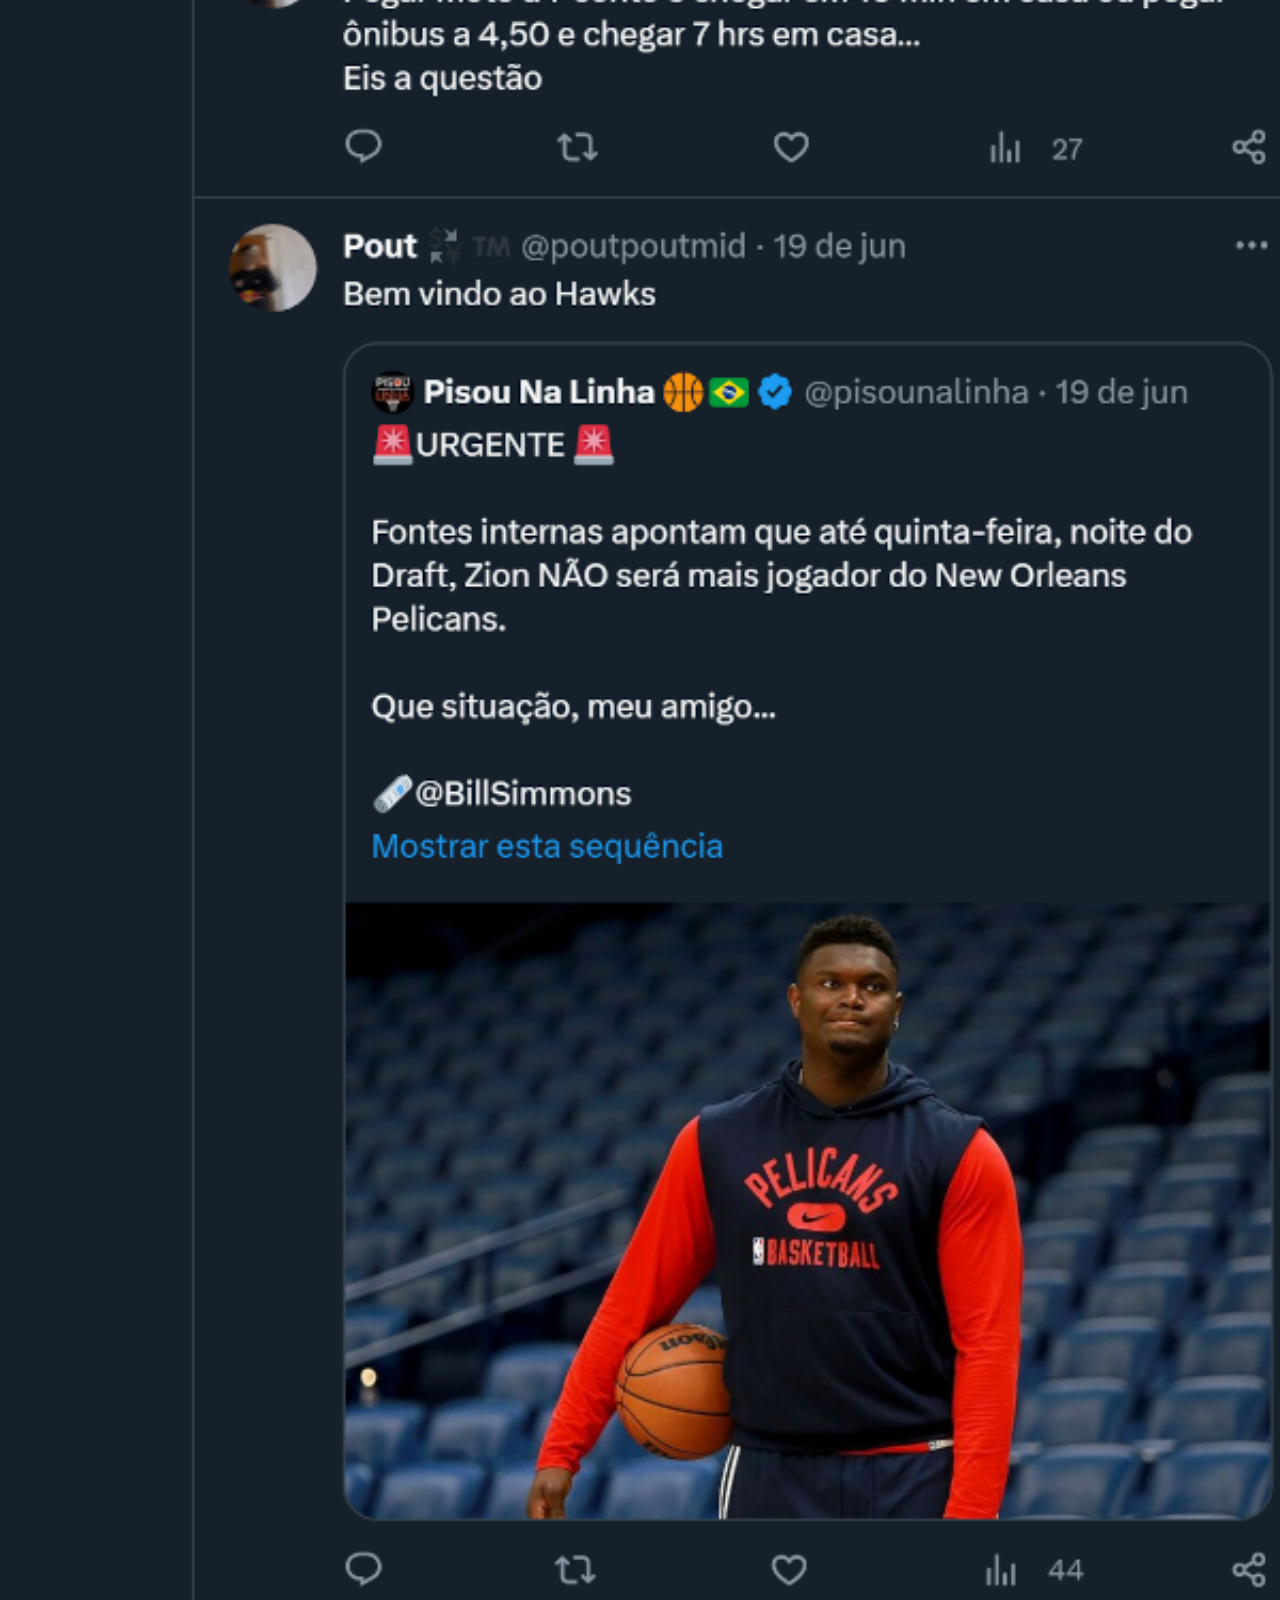
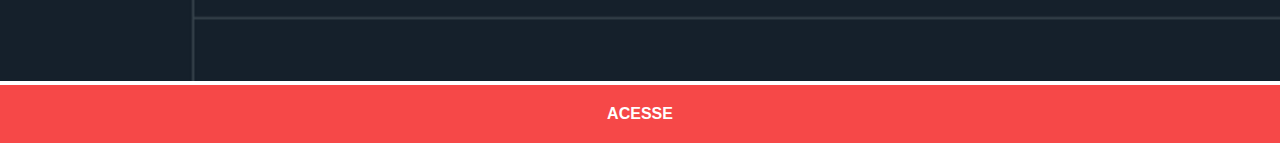
<file: twitter.html>
<!DOCTYPE html>
<html lang="pt-br">
<head>
    <meta charset="UTF-8">
    <meta name="viewport" content="width=device-width, initial-scale=1.0">
    <title>twitter</title>
    <link rel="stylesheet" href="estilos/social.css">
</head>
<body>
    <img src="imagens-minhas/twitter.com_ joao.png" alt="twitter">
    <a href="https://twitter.com/poutpoutmid" target="_blank">ACESSE</a>
</body>
</html>
</file>
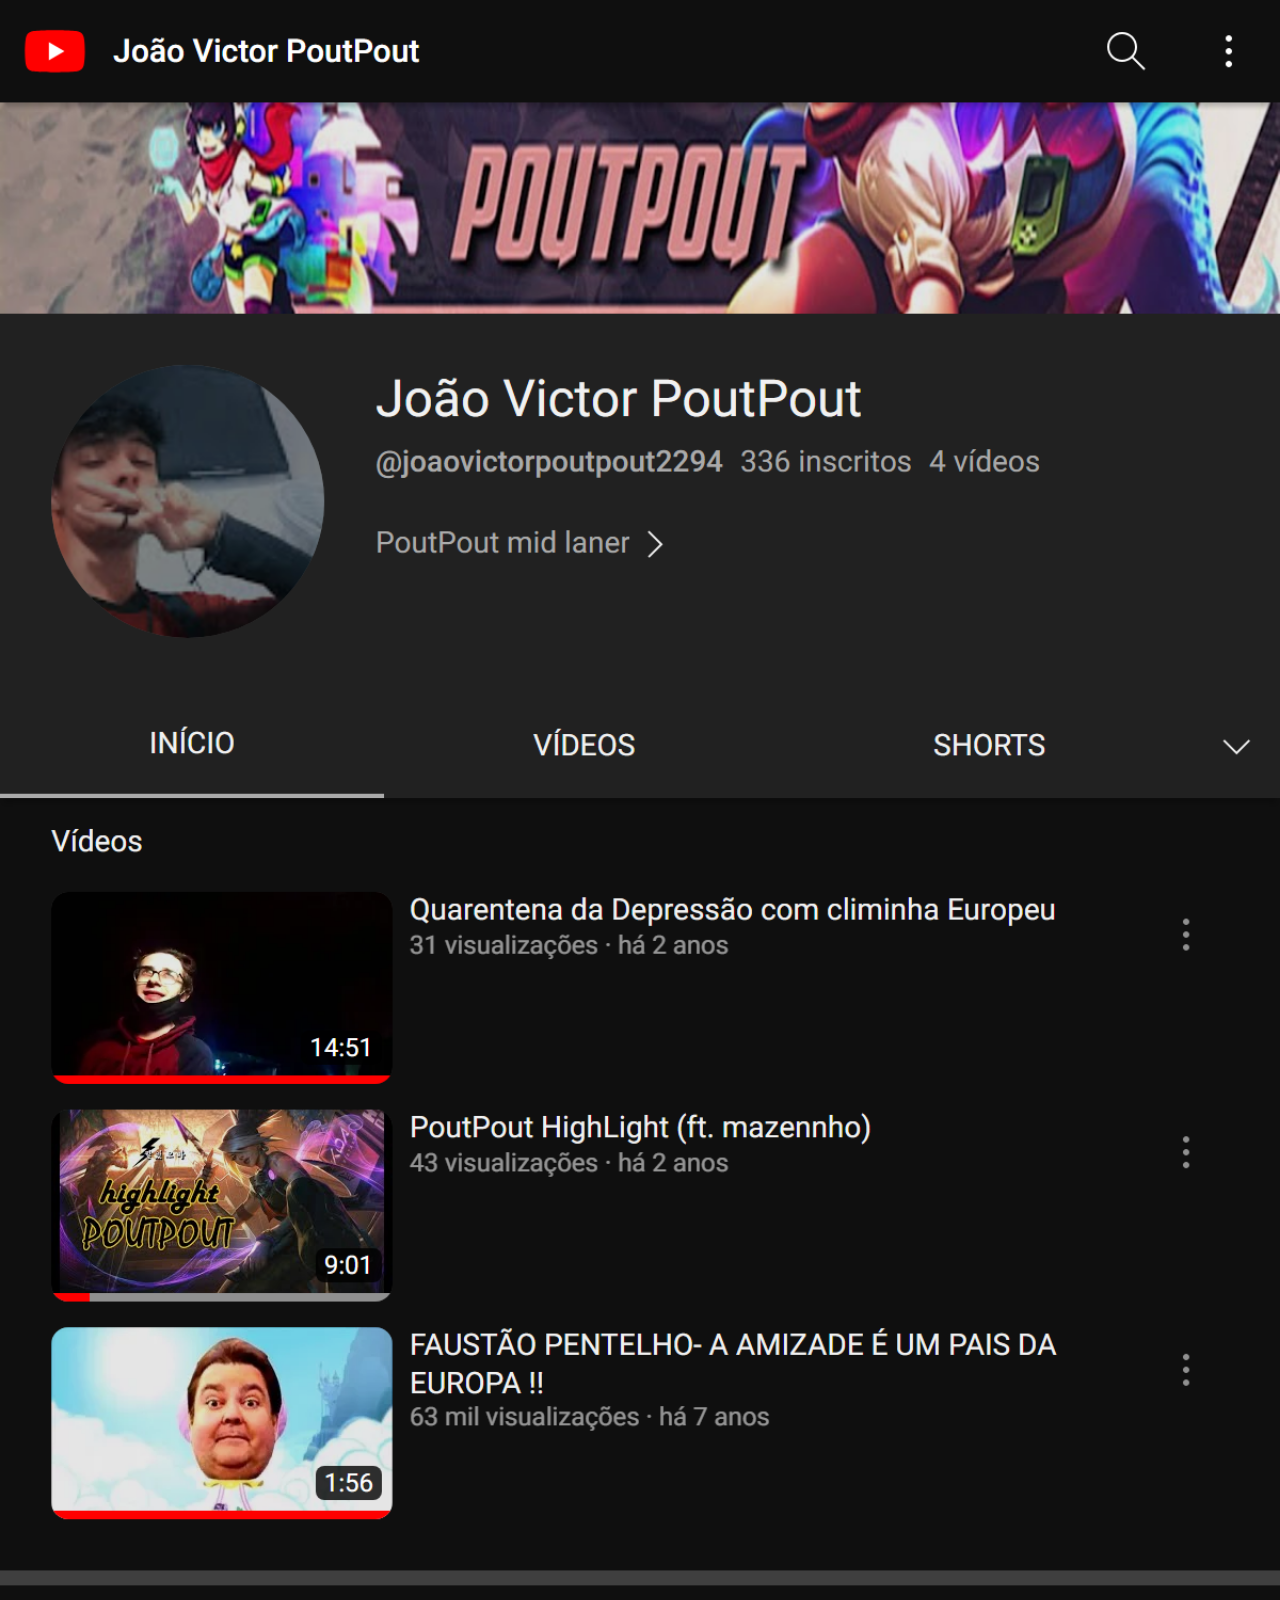
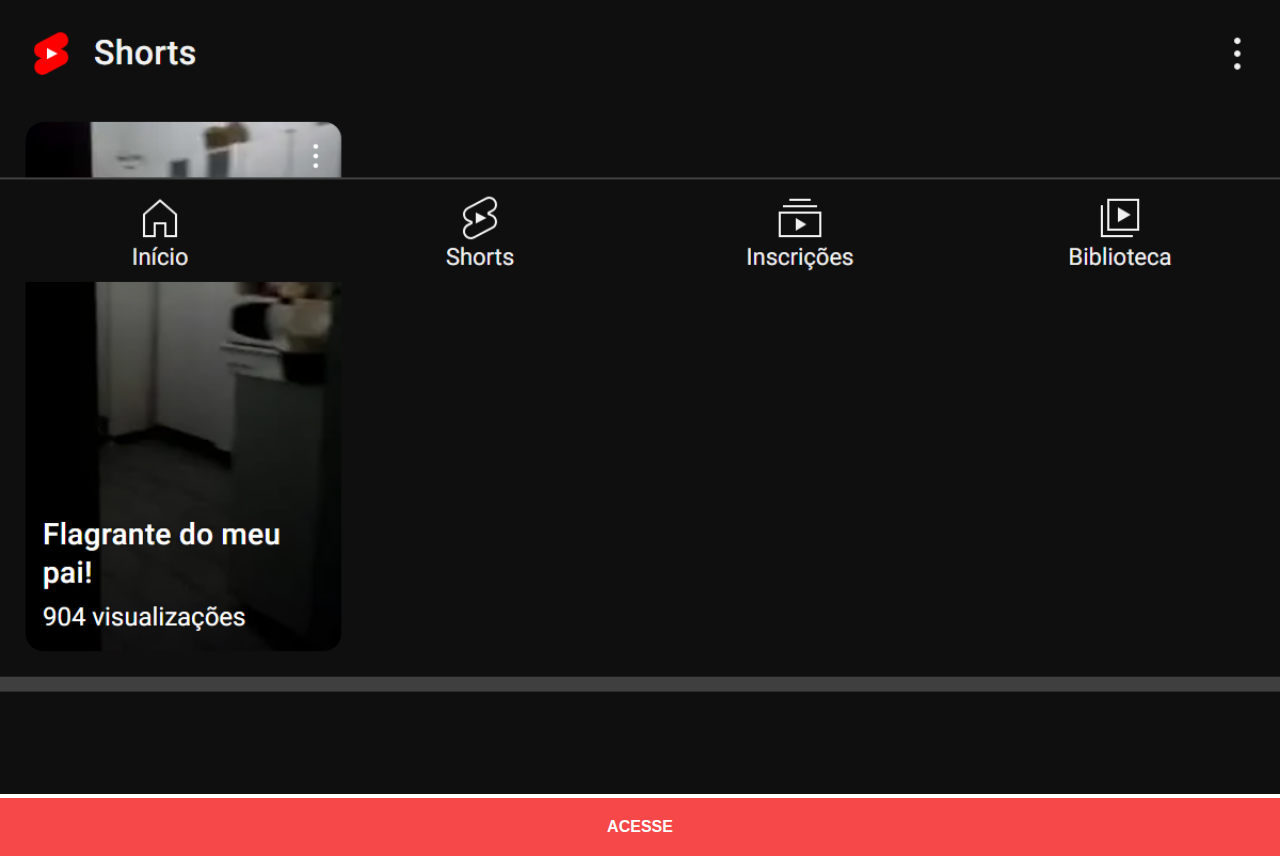
<file: youtube.html>
<!DOCTYPE html>
<html lang="pt-br">
<head>
    <meta charset="UTF-8">
    <meta name="viewport" content="width=device-width, initial-scale=1.0">
    <title>youtube</title>
    <link rel="stylesheet" href="estilos/social.css">
</head>
<body>
    <img src="imagens-minhas/m.youtube.com_.png" alt="youtube">
    <a href="https://www.youtube.com/channel/UCANe6w1QrMFp_lDsw1jit_Q" target="_blank">ACESSE</a>
</body>
</html>
</file>
<file: estilos/style.css>
@charset "UTF-8";

*{
    margin: 0px;
    padding: 0px;
    font-family: Arial, Helvetica, sans-serif;
}

html, body{
    height: 100vh;
    width: 100vw;
    background-color: black;
}

main{
    height: 100vh;
    position: relative;
}
body{
   background: url("../imagens/fundo-madeira.jpg") no-repeat; 
   background-size: cover;
   background-attachment: fixed;
}

section#telefone{
    height: 627px;
    width: 311px;
    background: url("../imagens/frame-iphone.png") no-repeat;


    position: absolute;
    top: 50%;
    left: 50%;
    transform: translate(-50%, -50%);
}

iframe#tela{
    position: relative;
    top: 80px;
    left: 22px;
    width: 267px;
    height: 471px;
}
section#redes-sociais{
    text-align: right;
}

section#redes-sociais img{
    width: 50px;
    height: 50px;
    margin: 10px;
    border-radius: 50%;
    box-shadow: 2px 2px 5px rgba(0, 0, 0, 0.438);
    box-sizing: border-box;
}

section#redes-sociais img:hover{
    border: 2px solid rgba(255, 255, 255, 0.61);
    transform: translate(-3px, -3px);
    box-shadow: 5px 5px 10px rgba(0, 0, 0, 0.596);
    transition: transform 0.2s, border 0.2s;
}
</file>
<file: estilos/social.css>
@charset "UTF-8";

*{
    margin: 0px;
    padding: 0px;
    font-family: Arial, Helvetica, sans-serif;
}

::-webkit-scrollbar{
    width: 0px;
    height: 0px;
}
img{
    width: 100vw;
}
a{
    display: block;
    background-color: rgba(245, 54, 54, 0.911);
    padding: 20px;
    text-align: center;
    font-weight: bolder;
    text-decoration: none;
    color: white;
}
a:hover{
    background-color: darkred;
}
</file>
